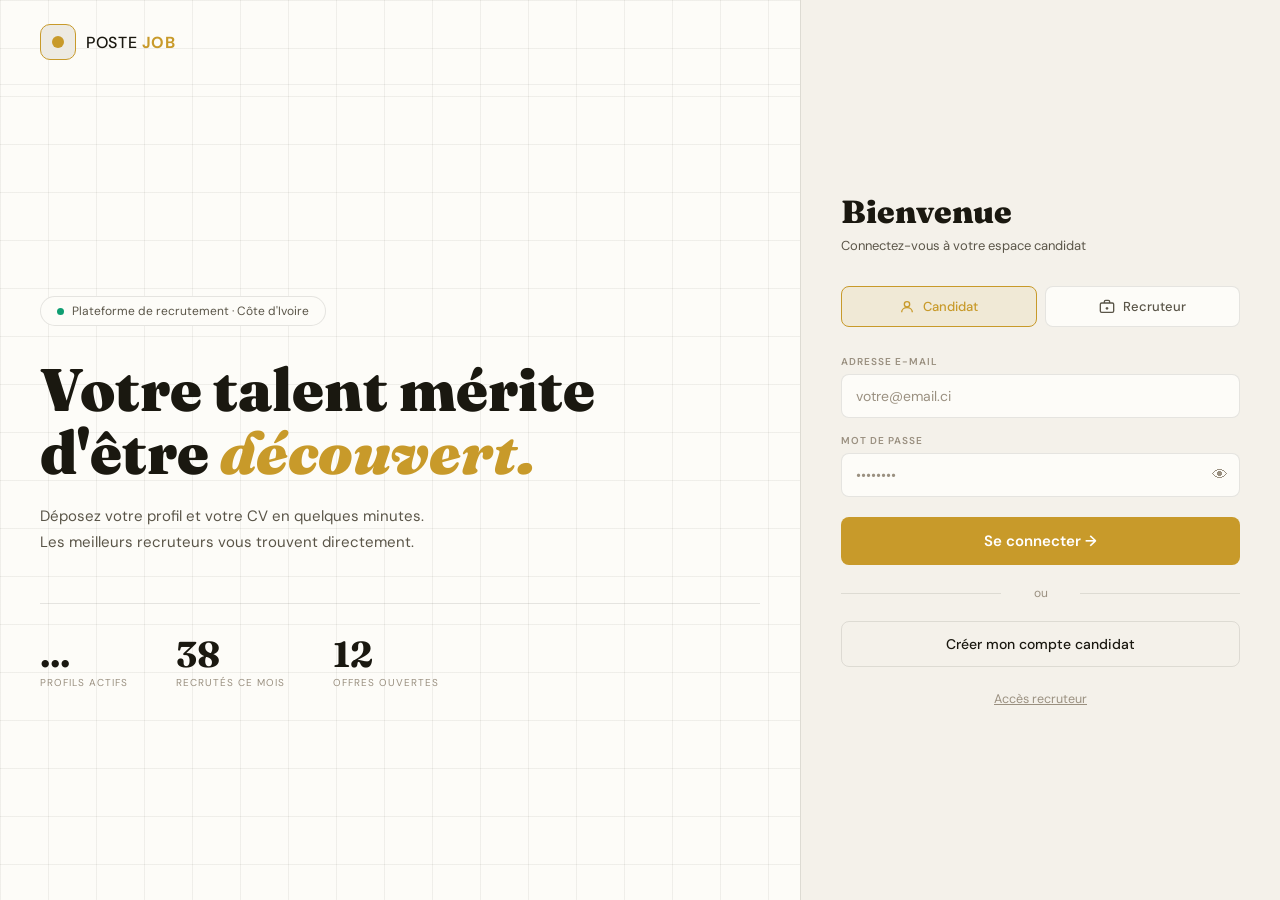
<file: index.html>
<!doctype html>
<html lang="fr">
  <head>
    <meta charset="UTF-8" />
    <meta name="viewport" content="width=device-width, initial-scale=1.0" />
    <title>POSTE JOB — Connexion</title>
    <link rel="stylesheet" href="assets/css/index.css" />
    <link
      href="https://fonts.googleapis.com/css2?family=Fraunces:ital,wght@0,400;0,700;0,900;1,700&family=DM+Sans:wght@300;400;500;600&display=swap"
      rel="stylesheet"
    />
  </head>
  <body>
    <div class="landing">
      <!-- ── Gauche hero ── -->
      <div class="hero-left">
        <div class="hero-grid"></div>
        <nav class="hero-nav">
          <div class="logo-icon"><span></span></div>
          <div class="logo-text">POSTE <strong>JOB</strong></div>
        </nav>
        <div class="hero-content">
          <div class="hero-pill">
            <span class="pill-dot"></span>
            Plateforme de recrutement · Côte d'Ivoire
          </div>
          <h1 class="hero-h1">
            Votre talent mérite<br />d'être <em>découvert.</em>
          </h1>
          <p class="hero-sub">
            Déposez votre profil et votre CV en quelques minutes.<br />Les
            meilleurs recruteurs vous trouvent directement.
          </p>
          <div class="hero-stats">
            <div>
              <div class="stat-num" id="stat-profiles">247</div>
              <div class="stat-lbl">Profils actifs</div>
            </div>
            <div>
              <div class="stat-num">38</div>
              <div class="stat-lbl">Recrutés ce mois</div>
            </div>
            <div>
              <div class="stat-num">12</div>
              <div class="stat-lbl">Offres ouvertes</div>
            </div>
          </div>
        </div>
      </div>

      <!-- ── Droite auth ── -->
      <div class="hero-right">
        <div class="auth-panel">
          <h2 class="auth-title">Bienvenue</h2>
          <p class="auth-sub" id="auth-sub">
            Connectez-vous à votre espace candidat
          </p>

          <div class="role-tabs">
            <button
              class="role-tab active"
              id="tab-candidat"
              onclick="selectRole('candidat', this)"
            >
              <svg
                viewBox="0 0 24 24"
                fill="none"
                stroke="currentColor"
                stroke-width="2"
              >
                <circle cx="12" cy="8" r="4" />
                <path d="M4 20c0-4 3.6-7 8-7s8 3 8 7" />
              </svg>
              Candidat
            </button>
            <button
              class="role-tab"
              id="tab-recruteur"
              onclick="selectRole('recruteur', this)"
            >
              <svg
                viewBox="0 0 24 24"
                fill="none"
                stroke="currentColor"
                stroke-width="2"
              >
                <rect x="2" y="6" width="20" height="14" rx="2" />
                <path d="M16 6V4a2 2 0 0 0-2-2h-4a2 2 0 0 0-2 2v2" />
                <path d="M12 12v4m-2-2h4" />
              </svg>
              Recruteur
            </button>
          </div>

          <div class="err-box" id="err-box">
            ⚠ Email ou mot de passe incorrect.
          </div>

          <div class="fld">
            <label>Adresse e-mail</label>
            <input
              type="email"
              id="login-email"
              placeholder="votre@email.ci"
              onkeydown="if (event.key === 'Enter') doLogin();"
            />
          </div>
          <div class="fld">
            <label>Mot de passe</label>
            <div class="pw-wrap">
              <input
                type="password"
                id="login-pw"
                placeholder="••••••••"
                onkeydown="if (event.key === 'Enter') doLogin();"
              />
              <button class="pw-eye" onclick="togglePw('login-pw', this)">
                👁
              </button>
            </div>
          </div>

          <button class="btn-primary" onclick="doLogin()">
            Se connecter →
          </button>

          <div id="candidat-only">
            <div class="auth-sep">ou</div>
            <button
              class="btn-outline"
              onclick="window.location.href = 'register.html'"
            >
              Créer mon compte candidat
            </button>
          </div>

          <div class="link-recruteur">
            <a
              onclick="
                selectRole(
                  'recruteur',
                  document.getElementById('tab-recruteur'),
                )
              "
              >Accès recruteur</a
            >
          </div>
        </div>
      </div>
    </div>

    <div class="toast" id="toast"><span id="toast-msg"></span></div>

    <script src="assets/js/index.js"></script>
  </body>
</html>
</file>
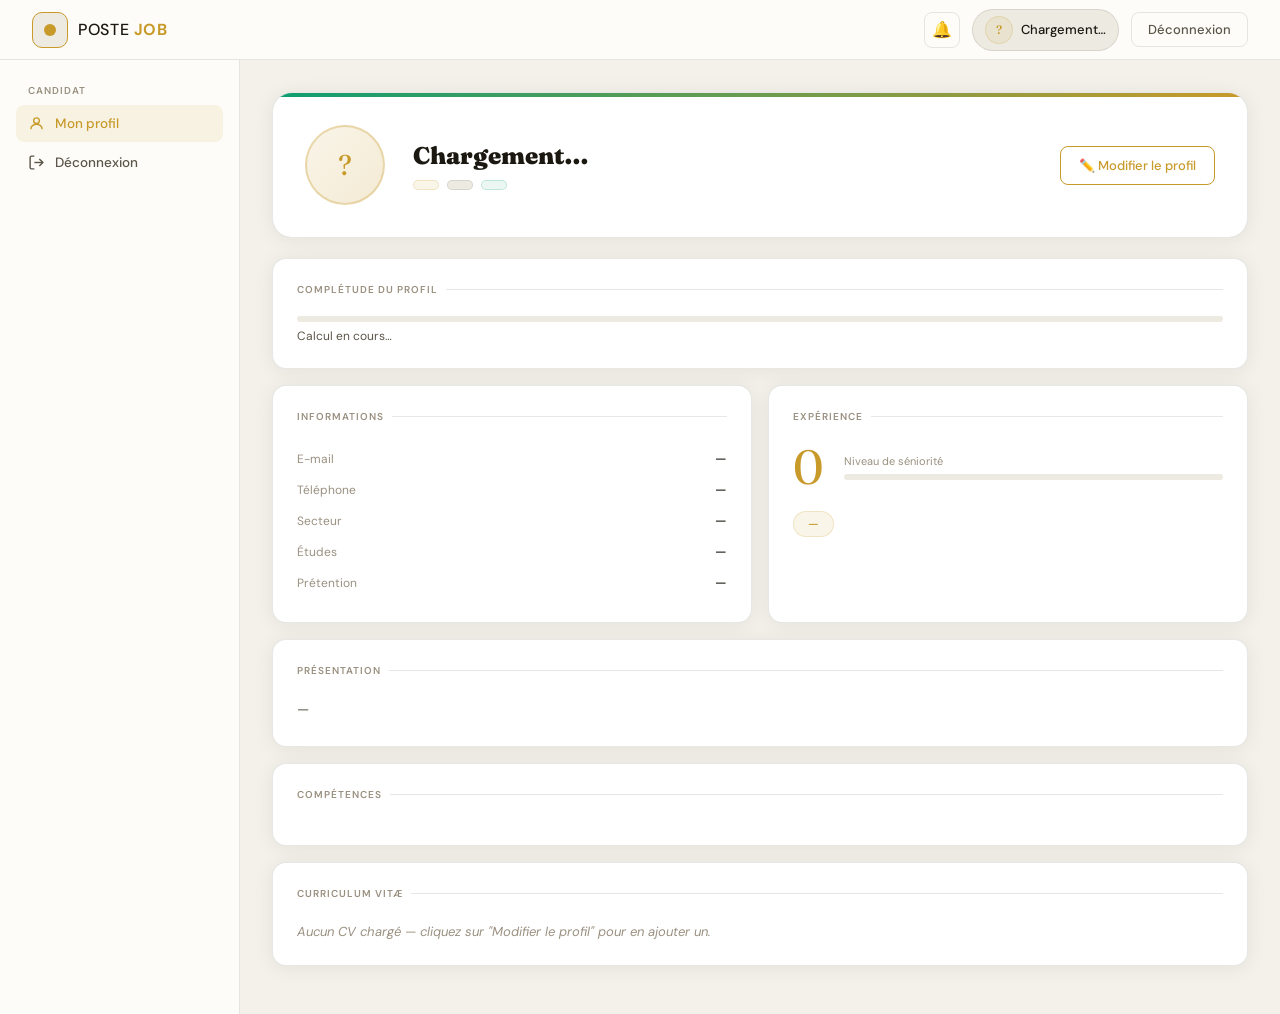
<file: profil.html>
<!DOCTYPE html>
<html lang="fr">
<head>
<meta charset="UTF-8">
<meta name="viewport" content="width=device-width, initial-scale=1.0">
<title>POSTE JOB — Mon profil</title>
<link rel="stylesheet" href="assets/css/profil.css">
<link href="https://fonts.googleapis.com/css2?family=Fraunces:ital,wght@0,400;0,700;0,900;1,700&family=DM+Sans:wght@300;400;500;600&display=swap" rel="stylesheet">

</head>
<body>

<nav class="topbar">
  <div class="logo-wrap" onclick="window.location.href='index.html'">
    <div class="logo-icon"><span></span></div>
    <div class="logo-text">POSTE <strong>JOB</strong></div>
  </div>
  <div class="topbar-right">
    <button class="notif-btn">🔔</button>
    <div class="user-chip">
      <div class="user-ava" id="topbar-ava">?</div>
      <span id="topbar-name">Chargement…</span>
    </div>
    <button class="btn-ghost" onclick="logout()">Déconnexion</button>
  </div>
</nav>

<div class="layout">
  <!-- Sidebar -->
  <aside class="sidebar">
    <div class="nav-section">
      <div class="nav-lbl">Candidat</div>
      <div class="nav-item active">
        <svg viewBox="0 0 24 24" fill="none" stroke="currentColor" stroke-width="2"><circle cx="12" cy="8" r="4"/><path d="M4 20c0-4 3.6-7 8-7s8 3 8 7"/></svg>
        Mon profil
      </div>

      <div class="nav-item" onclick="logout()">
        <svg viewBox="0 0 24 24" fill="none" stroke="currentColor" stroke-width="2"><path d="M9 21H5a2 2 0 0 1-2-2V5a2 2 0 0 1 2-2h4"/><polyline points="16 17 21 12 16 7"/><line x1="21" y1="12" x2="9" y2="12"/></svg>
        Déconnexion
      </div>
    </div>
  </aside>

  <!-- Main -->
  <main class="main" id="main-content">
    <!-- Hero -->
    <div class="profil-hero">
      <div class="hero-inner">
        <div class="big-ava" id="p-ava">?</div>
        <div class="hero-info">
          <div class="profil-nm" id="p-nm">Chargement…</div>
          <div class="profil-role" id="p-role"></div>
          <div class="badges-row">
            <span class="badge badge-amber" id="p-badge-xp"></span>
            <span class="badge badge-grey" id="p-badge-ville"></span>
            <span class="badge badge-jade" id="p-badge-dispo"></span>
          </div>
        </div>
        <button class="btn-edit" onclick="openModal()">✏️ Modifier le profil</button>
      </div>
    </div>

    <!-- Complétion -->
    <div class="pcard full" style="margin-bottom:1rem;">
      <div class="pcard-hd">Complétude du profil</div>
      <div class="completion-bar"><div class="completion-fill" id="completion-fill" style="width:0%"></div></div>
      <div class="completion-lbl" id="completion-lbl">Calcul en cours…</div>
    </div>

    <!-- Grille -->
    <div class="profil-grid">
      <div class="pcard">
        <div class="pcard-hd">Informations</div>
        <div class="info-row"><span class="info-lbl">E-mail</span><span class="info-val" id="p-email">—</span></div>
        <div class="info-row"><span class="info-lbl">Téléphone</span><span class="info-val" id="p-tel">—</span></div>
        <div class="info-row"><span class="info-lbl">Secteur</span><span class="info-val" id="p-secteur">—</span></div>
        <div class="info-row"><span class="info-lbl">Études</span><span class="info-val" id="p-etude">—</span></div>
        <div class="info-row"><span class="info-lbl">Prétention</span><span class="info-val" id="p-salaire">—</span></div>
      </div>

      <div class="pcard">
        <div class="pcard-hd">Expérience</div>
        <div class="xp-visual">
          <div class="xp-num" id="p-xp-num">0</div>
          <div class="xp-bar-wrap">
            <div class="xp-bar-lbl">Niveau de séniorité</div>
            <div class="xp-bar-track"><div class="xp-bar-fill" id="p-xp-bar" style="width:0%"></div></div>
          </div>
        </div>
        <div class="xp-pill" id="p-xp-pill">—</div>
      </div>

      <div class="pcard full">
        <div class="pcard-hd">Présentation</div>
        <p class="pcard-bio" id="p-bio">—</p>
      </div>

      <div class="pcard full">
        <div class="pcard-hd">Compétences</div>
        <div class="chips-ro" id="p-chips"></div>
      </div>
      <div class="pcard full" id="cv-card">
        <div class="pcard-hd">Curriculum Vitæ</div>
        <div id="cv-card-content">
          <span style="color:var(--text3);font-style:italic;font-size:13px;">Aucun CV chargé — cliquez sur "Modifier le profil" pour en ajouter un.</span>
        </div>
      </div>
    </div>

<!-- ══ MODAL ÉDITION ══ -->
<div class="modal-overlay" id="modal-overlay" onclick="if(event.target===this)closeModal()">
  <div class="modal">
    <div class="modal-hd">
      <div class="modal-ttl">Modifier le profil</div>
      <button class="modal-close" onclick="closeModal()">✕</button>
    </div>

    <div class="modal-sec">Identité</div>
    <div class="fgrid">
      <div class="fld"><label>Prénom</label><input type="text" id="m-prenom"></div>
      <div class="fld"><label>Nom</label><input type="text" id="m-nom"></div>
      <div class="fld span2"><label>Poste / Titre</label><input type="text" id="m-poste"></div>
      <div class="fld"><label>Ville</label><input type="text" id="m-ville"></div>
      <div class="fld"><label>Téléphone</label><input type="tel" id="m-tel"></div>
    </div>

    <div class="modal-sec">Profil professionnel</div>
    <div class="fgrid">
      <div class="fld">
        <label>Secteur</label>
        <select id="m-secteur">
          <option value="Tech">Informatique / Tech</option>
          <option value="Finance">Finance / Banque</option>
          <option value="Marketing">Marketing / Communication</option>
          <option value="Design">Design / Créatif</option>
          <option value="Réseau">Réseaux / Infra</option>
          <option value="BTP">BTP / Génie civil</option>
          <option value="Santé">Santé</option>
          <option value="Enseignement">Enseignement</option>
          <option value="Autre">Autre</option>
        </select>
      </div>
      <div class="fld">
        <label>Disponibilité</label>
        <select id="m-dispo">
          <option value="Immédiate">Immédiate</option>
          <option value="Sous 1 mois">Sous 1 mois</option>
          <option value="Sous 3 mois">Sous 3 mois</option>
          <option value="Non disponible">Non disponible</option>
        </select>
      </div>
      <div class="fld">
        <label>Niveau d'études</label>
        <select id="m-etude">
          <option>Bac +5 / Master</option>
          <option>Bac +3 / Licence</option>
          <option>BTS / DUT</option>
          <option>Bac</option>
          <option>Autodidacte / Certifications</option>
        </select>
      </div>
      <div class="fld"><label>Prétention (FCFA)</label><input type="text" id="m-salaire" placeholder="Ex : 500 000"></div>
      <div class="fld span2"><label>Bio</label><textarea id="m-bio" rows="3"></textarea></div>
    </div>

    <div class="modal-sec">Expérience</div>
    <div class="xp-row">
      <span style="font-size:13px;color:var(--text2);">Années d'expérience</span>
      <div>
        <span class="xp-preview" id="m-xp-val">0</span>
        <span style="font-size:11px;color:var(--text3);margin-left:4px;" id="m-xp-lvl">Débutant</span>
      </div>
    </div>
    <div class="slider-wrap">
      <div class="track-fill" id="m-track" style="width:0%"></div>
      <input type="range" min="0" max="20" value="0" id="m-xp-slider" oninput="updateModalSlider(this.value)">
    </div>

    <div class="modal-sec">Compétences</div>
    <div class="chips-edit" id="m-chips-box" onclick="document.getElementById('m-chip-inp').focus()">
      <input class="chip-inp" id="m-chip-inp" placeholder="Ajouter… puis Entrée" onkeydown="addModalChip(event)">
    </div>

    <div class="modal-sec">Curriculum Vitæ</div>
    <!-- CV actuel -->
    <div id="cv-current-wrap" style="display:none;margin-bottom:10px;padding:10px 14px;background:var(--jade-soft);border:1px solid rgba(15,158,114,0.2);border-radius:var(--r-sm);display:none;align-items:center;gap:10px;">
      <span style="font-size:20px;">📎</span>
      <div style="flex:1;min-width:0;">
        <div id="cv-current-name" style="font-size:13px;font-weight:500;color:var(--text);white-space:nowrap;overflow:hidden;text-overflow:ellipsis;"></div>
        <div id="cv-current-size" style="font-size:11px;color:var(--text3);margin-top:2px;"></div>
      </div>
      <a id="cv-download-btn" href="#" download style="padding:6px 12px;background:var(--amber);color:#fff;border-radius:var(--r-sm);font-size:12px;font-weight:600;text-decoration:none;">⬇ Télécharger</a>
    </div>
    <!-- Zone upload -->
    <input type="file" id="m-cv-input" accept=".pdf,.doc,.docx" style="display:none" onchange="handleModalCV(this)">
    <div id="m-cv-drop" class="m-cv-zone"
      onclick="document.getElementById('m-cv-input').click()"
      ondragover="event.preventDefault();this.classList.add('m-drag')"
      ondragleave="this.classList.remove('m-drag')"
      ondrop="event.preventDefault();this.classList.remove('m-drag');handleModalCVDrop(event)">
      <div style="font-size:28px;margin-bottom:8px;" id="m-cv-ico">📄</div>
      <div style="font-size:13px;font-weight:500;color:var(--text);margin-bottom:4px;" id="m-cv-lbl">Cliquez ou glissez un nouveau CV</div>
      <div style="font-size:11px;color:var(--text3);" id="m-cv-hint">PDF · DOC · DOCX — max 5 Mo</div>
    </div>
    <!-- Nouveau CV preview -->
    <div id="m-cv-preview" style="display:none;margin-top:8px;padding:10px 14px;background:var(--jade-soft);border:1px solid rgba(15,158,114,0.2);border-radius:var(--r-sm);align-items:center;gap:10px;">
      <span style="font-size:20px;">✅</span>
      <div style="flex:1;min-width:0;">
        <div id="m-cv-filename" style="font-size:13px;font-weight:500;color:var(--jade);white-space:nowrap;overflow:hidden;text-overflow:ellipsis;"></div>
        <div id="m-cv-filesize" style="font-size:11px;color:var(--text3);margin-top:2px;"></div>
      </div>
      <button onclick="removeModalCV()" style="background:none;border:none;cursor:pointer;font-size:16px;color:var(--text3);" title="Annuler">✕</button>
    </div>
    <div class="modal-actions">
      <button class="btn-ghost" onclick="closeModal()">Annuler</button>
      <button class="btn-cta" onclick="saveProfile()">Enregistrer →</button>
    </div>
  </div>
</div>

<div class="toast" id="toast"><span id="toast-msg"></span></div>
<script src="assets/js/profil.js"></script>
</body>
</html>
</file>
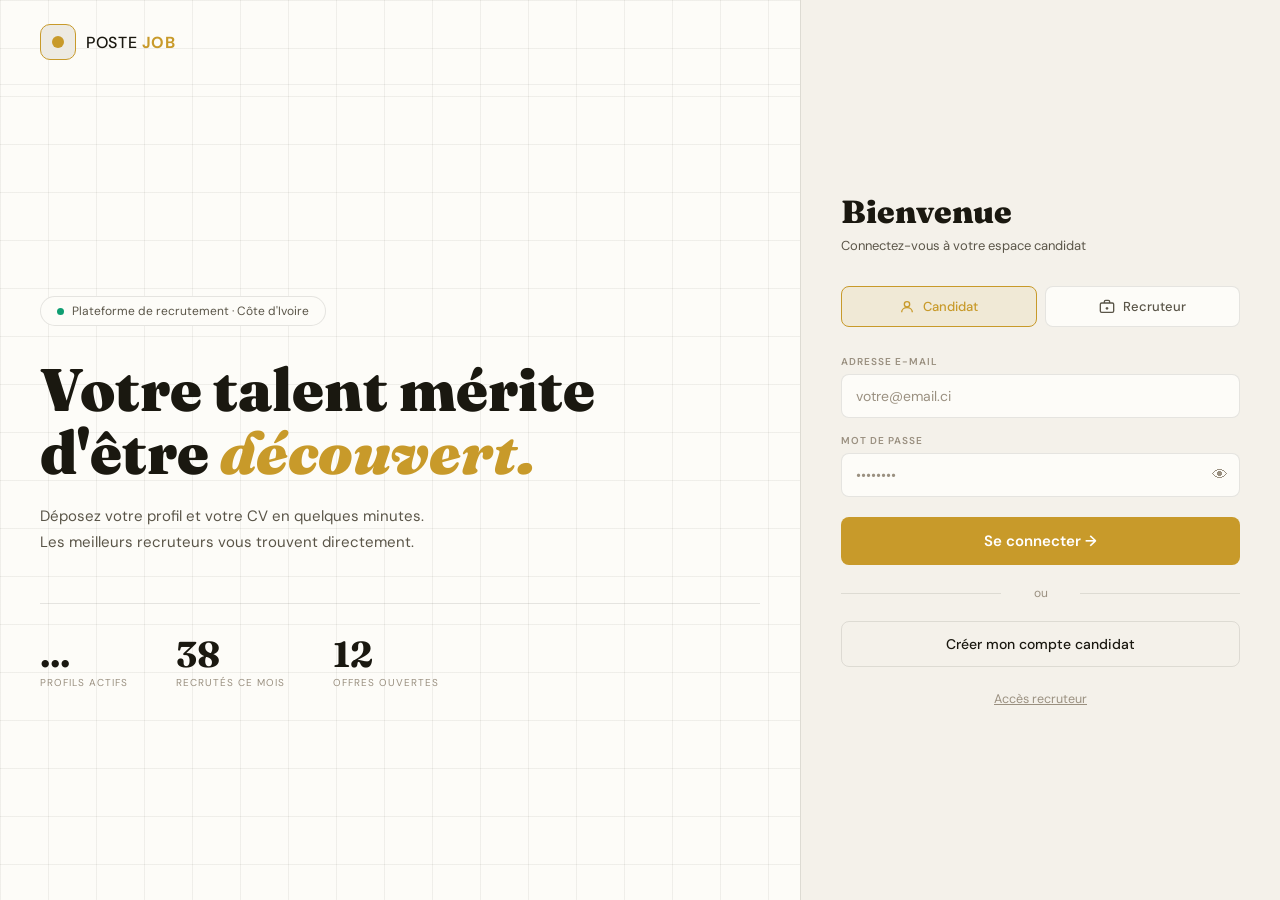
<file: recruteur.html>
<!doctype html>
<html lang="fr">
  <head>
    <meta charset="UTF-8" />
    <meta name="viewport" content="width=device-width, initial-scale=1.0" />
    <title>POSTE JOB — Espace Recruteur</title>
    <link rel="stylesheet" href="assets/css/recruteur.css" />
    <link
      href="https://fonts.googleapis.com/css2?family=Fraunces:ital,wght@0,400;0,700;0,900;1,700&family=DM+Sans:wght@300;400;500;600&display=swap"
      rel="stylesheet"
    />
  </head>
  <body>
    <nav class="topbar">
      <div style="display: flex; align-items: center; gap: 12px">
        <div class="logo-wrap" onclick="window.location.href = 'index.html'">
          <div class="logo-icon"><span></span></div>
          <div class="logo-text">POSTE <strong>JOB</strong></div>
        </div>
        <span class="rec-tag">RECRUTEUR</span>
      </div>
      <div class="topbar-right">
        <button class="notif-btn">🔔</button>
        <div class="user-chip">
          <div class="user-ava" id="topbar-ava">RH</div>
          <span id="topbar-name">Recruteur</span>
        </div>
        <button class="btn-ghost" onclick="logout()">Déconnexion</button>
      </div>
    </nav>

    <div class="layout">
      <!-- Sidebar -->
      <aside class="sidebar">
        <div class="nav-section">
          <div class="nav-lbl">Recrutement</div>
          <div class="nav-item active">
            <svg
              viewBox="0 0 24 24"
              fill="none"
              stroke="currentColor"
              stroke-width="2"
            >
              <path d="M17 21v-2a4 4 0 0 0-4-4H5a4 4 0 0 0-4 4v2" />
              <circle cx="9" cy="7" r="4" />
              <path d="M23 21v-2a4 4 0 0 0-3-3.87" />
              <path d="M16 3.13a4 4 0 0 1 0 7.75" />
            </svg>
            Candidats
            <span class="nav-badge" id="sidebar-count">—</span>
          </div>
          <div class="nav-item">
            <svg
              viewBox="0 0 24 24"
              fill="none"
              stroke="currentColor"
              stroke-width="2"
            >
              <rect x="2" y="6" width="20" height="14" rx="2" />
              <path d="M16 6V4a2 2 0 0 0-2-2h-4a2 2 0 0 0-2 2v2" />
            </svg>
            Mes offres
          </div>
          <div class="nav-item">
            <svg
              viewBox="0 0 24 24"
              fill="none"
              stroke="currentColor"
              stroke-width="2"
            >
              <path d="M17 21v-2a4 4 0 0 0-4-4H5a4 4 0 0 0-4 4v2" />
              <circle cx="9" cy="7" r="4" />
            </svg>
            Favoris
            <span class="nav-badge" id="fav-count">0</span>
          </div>
          <div class="nav-item">
            <svg
              viewBox="0 0 24 24"
              fill="none"
              stroke="currentColor"
              stroke-width="2"
            >
              <path
                d="M21 15a2 2 0 0 1-2 2H7l-4 4V5a2 2 0 0 1 2-2h14a2 2 0 0 1 2 2z"
              />
            </svg>
            Messages
          </div>
        </div>
        <div class="nav-section">
          <div class="nav-lbl">Compte</div>
          <div class="nav-item">
            <svg
              viewBox="0 0 24 24"
              fill="none"
              stroke="currentColor"
              stroke-width="2"
            >
              <line x1="18" y1="20" x2="18" y2="10" />
              <line x1="12" y1="20" x2="12" y2="4" />
              <line x1="6" y1="20" x2="6" y2="14" />
            </svg>
            Statistiques
          </div>
          <div class="nav-item" onclick="logout()">
            <svg
              viewBox="0 0 24 24"
              fill="none"
              stroke="currentColor"
              stroke-width="2"
            >
              <path d="M9 21H5a2 2 0 0 1-2-2V5a2 2 0 0 1 2-2h4" />
              <polyline points="16 17 21 12 16 7" />
              <line x1="21" y1="12" x2="9" y2="12" />
            </svg>
            Déconnexion
          </div>
        </div>
      </aside>

      <!-- Main -->
      <main class="main">
        <!-- Banner -->
        <div class="banner">
          <div class="banner-inner">
            <div>
              <h2>Tableau de bord recruteur</h2>
              <p>
                Explorez les profils disponibles et trouvez votre prochain
                talent.
              </p>
            </div>
            <button
              class="btn-new-offer"
              onclick="showToast('✅ Fonctionnalité bientôt disponible !')"
            >
              + Publier une offre
            </button>
          </div>
        </div>

        <!-- Stats -->
        <div class="stats-grid">
          <div class="stat-card">
            <div class="stat-num" id="st-total">—</div>
            <div class="stat-lbl">Profils actifs</div>
            <div class="stat-trend trend-up">↑ +3 cette semaine</div>
          </div>
          <div class="stat-card">
            <div class="stat-num" id="st-dispo">—</div>
            <div class="stat-lbl">Disponibles imméd.</div>
            <div class="stat-trend trend-up">↑ prêts à démarrer</div>
          </div>
          <div class="stat-card">
            <div class="stat-num" id="st-fav">0</div>
            <div class="stat-lbl">Profils sauvegardés</div>
            <div class="stat-trend" style="color: var(--text3)">
              Cliquez ♥ pour sauver
            </div>
          </div>
          <div class="stat-card">
            <div class="stat-num">38</div>
            <div class="stat-lbl">Recrutés ce mois</div>
            <div class="stat-trend trend-up">↑ +12 vs mois dernier</div>
          </div>
        </div>

        <!-- Barre filtres -->
        <div class="filter-bar">
          <div class="filter-row">
            <!-- Recherche -->
            <div class="search-wrap">
              <svg
                viewBox="0 0 24 24"
                fill="none"
                stroke="currentColor"
                stroke-width="2"
              >
                <circle cx="11" cy="11" r="8" />
                <line x1="21" y1="21" x2="16.65" y2="16.65" />
              </svg>
              <input
                class="search-inp"
                type="text"
                id="f-search"
                placeholder="Nom, poste, compétence…"
                oninput="renderTable()"
              />
            </div>
            <!-- Secteur -->
            <select
              class="filter-select"
              id="f-secteur"
              onchange="renderTable()"
            >
              <option value="">Tous secteurs</option>
              <option value="Tech">Informatique / Tech</option>
              <option value="Finance">Finance / Banque</option>
              <option value="Marketing">Marketing</option>
              <option value="Design">Design</option>
              <option value="Réseau">Réseaux / Infra</option>
              <option value="BTP">BTP / Génie civil</option>
              <option value="Santé">Santé</option>
              <option value="Enseignement">Enseignement</option>
            </select>
            <!-- Disponibilité -->
            <select class="filter-select" id="f-dispo" onchange="renderTable()">
              <option value="">Toutes dispo.</option>
              <option value="Immédiate">Disponible immédiatement</option>
              <option value="Sous 1 mois">Sous 1 mois</option>
              <option value="Sous 3 mois">Sous 3 mois</option>
            </select>
            <!-- XP min -->
            <select class="filter-select" id="f-xp" onchange="renderTable()">
              <option value="0">Toutes XP</option>
              <option value="1">≥ 1 an</option>
              <option value="3">≥ 3 ans</option>
              <option value="5">≥ 5 ans</option>
              <option value="8">≥ 8 ans</option>
              <option value="10">≥ 10 ans</option>
            </select>
            <!-- Ville -->
            <select class="filter-select" id="f-ville" onchange="renderTable()">
              <option value="">Toutes villes</option>
              <option value="Abidjan">Abidjan</option>
              <option value="Bouaké">Bouaké</option>
              <option value="Yamoussoukro">Yamoussoukro</option>
            </select>
            <button class="btn-reset" onclick="resetFilters()">
              ✕ Réinit.
            </button>
          </div>
          <div class="filter-info">
            <div class="result-count" id="result-count">Chargement…</div>
            <div class="sort-row">
              Trier :
              <select
                class="filter-select"
                id="f-sort"
                onchange="renderTable()"
                style="padding: 6px 28px 6px 10px; font-size: 12px"
              >
                <option value="recent">Plus récent</option>
                <option value="xp-desc">Expérience ↓</option>
                <option value="xp-asc">Expérience ↑</option>
                <option value="az">Nom A→Z</option>
                <option value="za">Nom Z→A</option>
                <option value="salaire-asc">Prétention ↑</option>
                <option value="salaire-desc">Prétention ↓</option>
              </select>
            </div>
          </div>
        </div>

        <!-- Table -->
        <div class="table-card">
          <div class="table-head">
            <div></div>
            <div>Candidat</div>
            <div
              class="col-xp th-sortable"
              onclick="cycleSort('xp')"
              id="th-xp"
            >
              Expérience
            </div>
            <div>Compétences</div>
            <div class="col-dispo">Disponibilité</div>
            <div style="text-align: right">Actions</div>
          </div>
          <div id="candidates-list"></div>
          <div class="no-result" id="no-result" style="display: none">
            <div class="no-result-ico">🔍</div>
            Aucun candidat ne correspond à cette recherche.
          </div>
        </div>
      </main>
    </div>

    <!-- ══ PANEL FICHE CANDIDAT ══ -->
    <div
      class="modal-overlay"
      id="panel-overlay"
      onclick="if (event.target === this) closePanel();"
    >
      <div class="modal-panel" id="modal-panel">
        <div class="panel-hd">
          <div class="panel-ttl">Fiche candidat</div>
          <button class="panel-close" onclick="closePanel()">✕</button>
        </div>
        <div class="panel-body" id="panel-body"><!-- filled by JS --></div>
      </div>
    </div>

    <div class="toast" id="toast"><span id="toast-msg"></span></div>
    <script src="assets/js/recruteur.js"></script>
  </body>
</html>
</file>
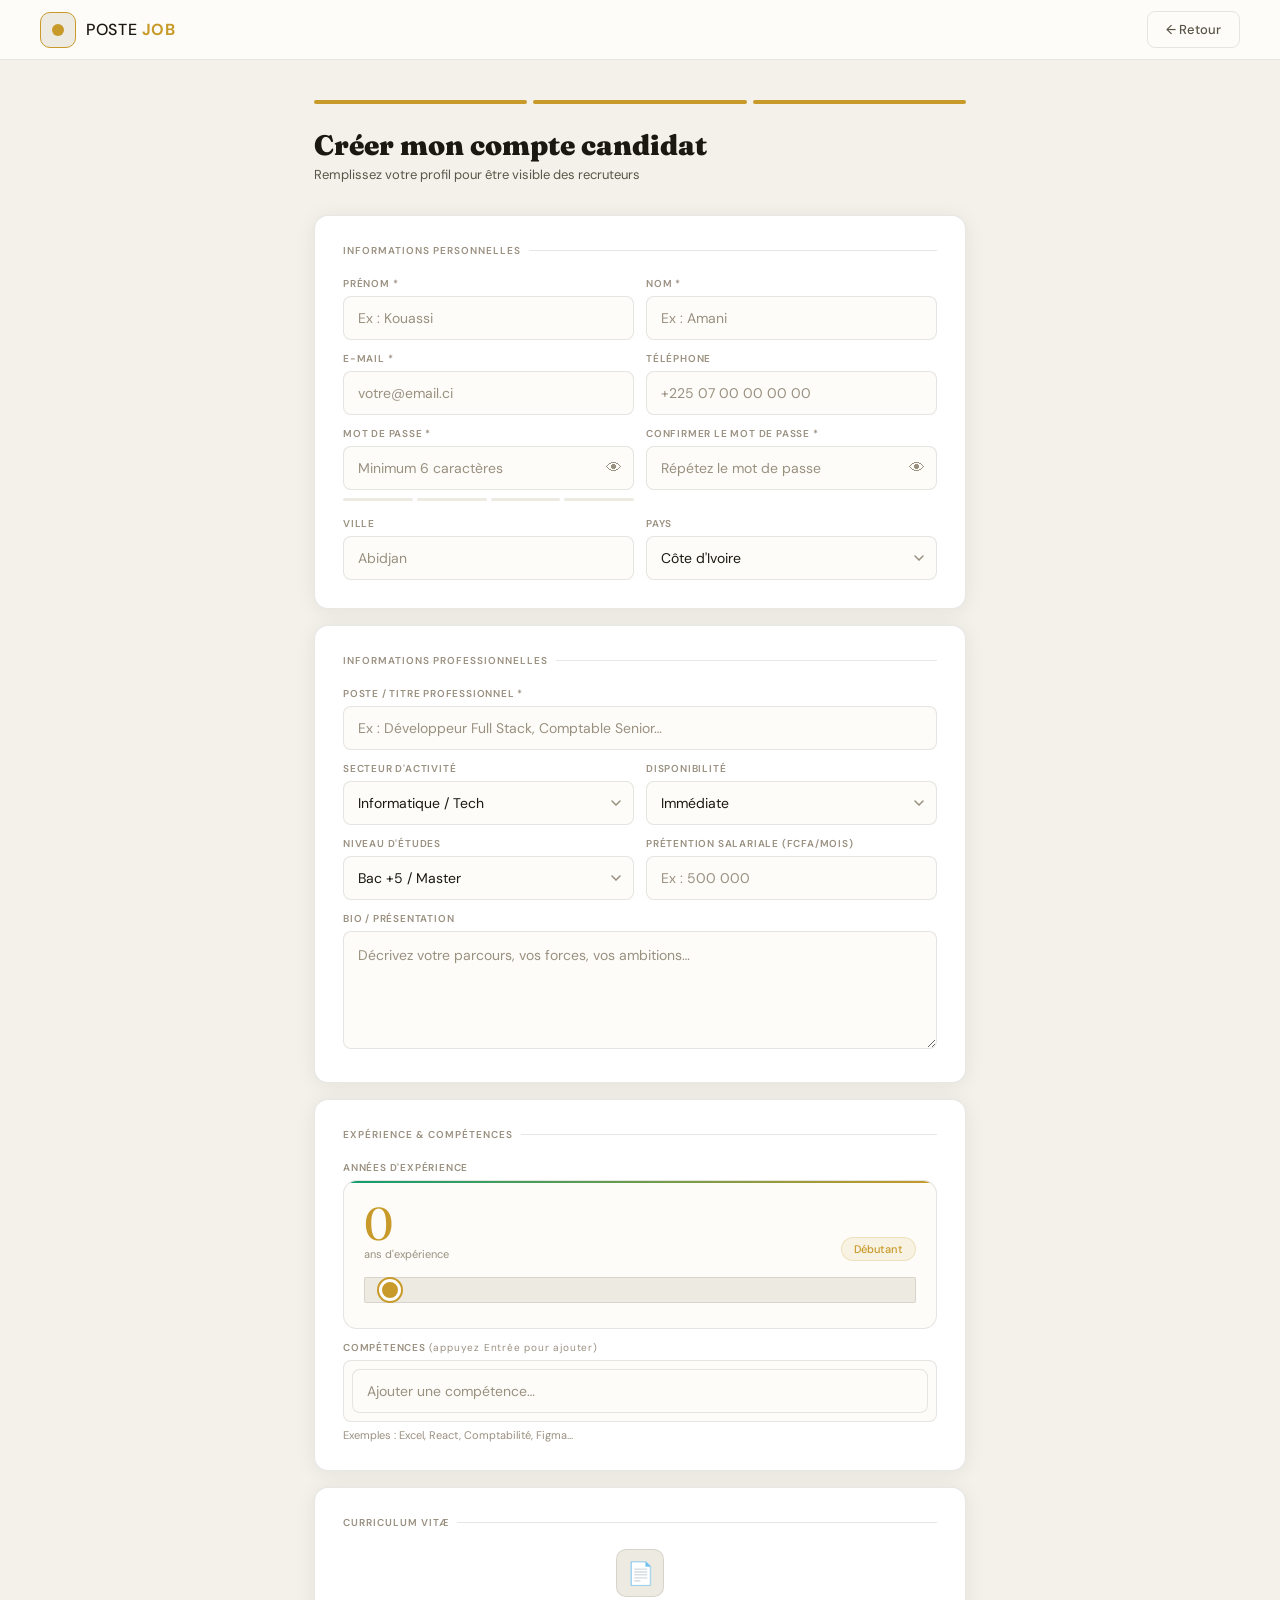
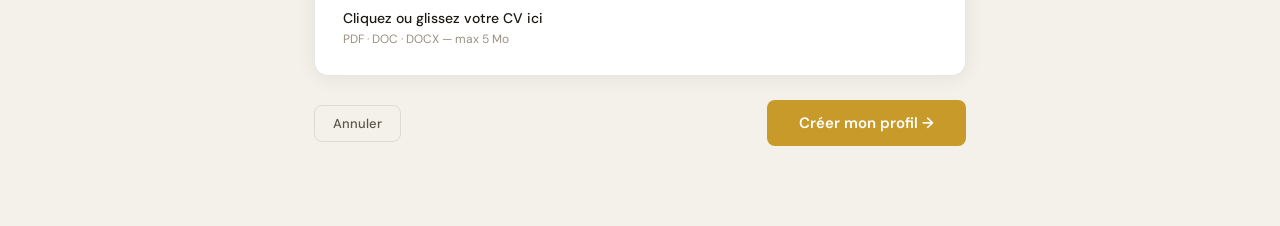
<file: register.html>
<!doctype html>
<html lang="fr">
  <head>
    <meta charset="UTF-8" />
    <meta name="viewport" content="width=device-width, initial-scale=1.0" />
    <title>POSTE JOB — Créer un compte candidat</title>
    <link rel="stylesheet" href="assets/css/register.css" />
    <link
      href="https://fonts.googleapis.com/css2?family=Fraunces:ital,wght@0,400;0,700;0,900;1,700&family=DM+Sans:wght@300;400;500;600&display=swap"
      rel="stylesheet"
    />
  </head>
  <body>
    <nav class="topbar">
      <div class="logo-wrap" onclick="window.location.href = 'index.html'">
        <div class="logo-icon"><span></span></div>
        <div class="logo-text">POSTE <strong>JOB</strong></div>
      </div>
      <button class="btn-ghost" onclick="window.location.href = 'index.html'">
        ← Retour
      </button>
    </nav>

    <div class="reg-body">
      <div class="reg-header">
        <div class="step-bar">
          <div class="step-dot done"></div>
          <div class="step-dot done"></div>
          <div class="step-dot done"></div>
        </div>
        <h2 class="reg-ttl">Créer mon compte candidat</h2>
        <p class="reg-sub">
          Remplissez votre profil pour être visible des recruteurs
        </p>
      </div>

      <!-- ── Infos personnelles ── -->
      <div class="rcard">
        <div class="rcard-hd">Informations personnelles</div>
        <div class="fgrid">
          <div class="fld">
            <label>Prénom *</label>
            <input type="text" id="r-prenom" placeholder="Ex : Kouassi" />
          </div>
          <div class="fld">
            <label>Nom *</label>
            <input type="text" id="r-nom" placeholder="Ex : Amani" />
          </div>
          <div class="fld">
            <label>E-mail *</label>
            <input type="email" id="r-email" placeholder="votre@email.ci" />
          </div>
          <div class="fld">
            <label>Téléphone</label>
            <input type="tel" id="r-tel" placeholder="+225 07 00 00 00 00" />
          </div>
          <div class="fld">
            <label>Mot de passe *</label>
            <div class="pw-wrap">
              <input
                type="password"
                id="r-pw"
                placeholder="Minimum 6 caractères"
                oninput="checkStrength(this.value)"
              />
              <button class="pw-eye" onclick="togglePw('r-pw', this)">
                👁
              </button>
            </div>
            <div class="pw-strength" id="pw-bars">
              <div class="pw-bar" id="bar1"></div>
              <div class="pw-bar" id="bar2"></div>
              <div class="pw-bar" id="bar3"></div>
              <div class="pw-bar" id="bar4"></div>
            </div>
            <div class="pw-strength-lbl" id="pw-lbl"></div>
          </div>
          <div class="fld">
            <label>Confirmer le mot de passe *</label>
            <div class="pw-wrap">
              <input
                type="password"
                id="r-pw2"
                placeholder="Répétez le mot de passe"
              />
              <button class="pw-eye" onclick="togglePw('r-pw2', this)">
                👁
              </button>
            </div>
          </div>
          <div class="fld">
            <label>Ville</label>
            <input type="text" id="r-ville" placeholder="Abidjan" />
          </div>
          <div class="fld">
            <label>Pays</label>
            <select id="r-pays">
              <option value="CI">Côte d'Ivoire</option>
              <option value="SN">Sénégal</option>
              <option value="ML">Mali</option>
              <option value="BF">Burkina Faso</option>
              <option value="CM">Cameroun</option>
              <option value="GH">Ghana</option>
              <option value="FR">France</option>
            </select>
          </div>
        </div>
      </div>

      <!-- ── Infos professionnelles ── -->
      <div class="rcard">
        <div class="rcard-hd">Informations professionnelles</div>
        <div class="fgrid">
          <div class="fld span2">
            <label>Poste / Titre professionnel *</label>
            <input
              type="text"
              id="r-poste"
              placeholder="Ex : Développeur Full Stack, Comptable Senior…"
            />
          </div>
          <div class="fld">
            <label>Secteur d'activité</label>
            <select id="r-secteur">
              <option value="Tech">Informatique / Tech</option>
              <option value="Finance">Finance / Banque</option>
              <option value="Marketing">Marketing / Communication</option>
              <option value="Design">Design / Créatif</option>
              <option value="Réseau">Réseaux / Infra</option>
              <option value="BTP">BTP / Génie civil</option>
              <option value="Santé">Santé</option>
              <option value="Enseignement">Enseignement</option>
              <option value="Autre">Autre</option>
            </select>
          </div>
          <div class="fld">
            <label>Disponibilité</label>
            <select id="r-dispo">
              <option value="Immédiate">Immédiate</option>
              <option value="Sous 1 mois">Sous 1 mois</option>
              <option value="Sous 3 mois">Sous 3 mois</option>
              <option value="Non disponible">Ne cherche pas activement</option>
            </select>
          </div>
          <div class="fld">
            <label>Niveau d'études</label>
            <select id="r-etude">
              <option>Bac +5 / Master</option>
              <option>Bac +3 / Licence</option>
              <option>BTS / DUT</option>
              <option>Bac</option>
              <option>Autodidacte / Certifications</option>
            </select>
          </div>
          <div class="fld">
            <label>Prétention salariale (FCFA/mois)</label>
            <input type="text" id="r-salaire" placeholder="Ex : 500 000" />
          </div>
          <div class="fld span2">
            <label>Bio / Présentation</label>
            <textarea
              id="r-bio"
              placeholder="Décrivez votre parcours, vos forces, vos ambitions…"
              rows="4"
            ></textarea>
          </div>
        </div>
      </div>

      <!-- ── Expérience & compétences ── -->
      <div class="rcard">
        <div class="rcard-hd">Expérience & Compétences</div>
        <div class="fgrid">
          <div class="fld span2">
            <label>Années d'expérience</label>
            <div class="exp-box">
              <div class="exp-top">
                <div>
                  <div class="exp-big" id="exp-val">0</div>
                  <div class="exp-unit">ans d'expérience</div>
                </div>
                <span class="exp-lvl-pill" id="exp-lvl">Débutant</span>
              </div>
              <div class="slider-wrap">
                <div class="track-fill" id="exp-track" style="width: 0%"></div>
                <input
                  type="range"
                  min="0"
                  max="20"
                  value="0"
                  id="exp-slider"
                  oninput="updateSlider(this.value)"
                />
              </div>
            </div>
          </div>
          <div class="fld span2">
            <label
              >Compétences
              <span
                style="font-weight: 400; font-size: 10px; text-transform: none"
                >(appuyez Entrée pour ajouter)</span
              ></label
            >
            <div
              class="chips-box"
              id="chips-box"
              onclick="document.getElementById('chip-input').focus()"
            >
              <input
                class="chip-inp"
                id="chip-input"
                placeholder="Ajouter une compétence…"
                onkeydown="addChip(event)"
              />
            </div>
            <div class="chips-hint">
              Exemples : Excel, React, Comptabilité, Figma…
            </div>
          </div>
        </div>
      </div>

      <!-- ── CV ── -->
      <div class="rcard">
        <div class="rcard-hd">Curriculum Vitæ</div>
        <!-- input file caché -->
        <input
          type="file"
          id="cv-input"
          accept=".pdf,.doc,.docx"
          style="display: none"
          onchange="handleCVUpload(this)"
        />
        <div
          class="cv-drop"
          id="cv-drop"
          onclick="document.getElementById('cv-input').click()"
          ondragover="
            event.preventDefault();
            this.classList.add('drag');
          "
          ondragleave="this.classList.remove('drag')"
          ondrop="
            event.preventDefault();
            this.classList.remove('drag');
            handleCVDrop(event);
          "
        >
          <div class="cv-ico" id="cv-ico">📄</div>
          <div class="cv-lbl" id="cv-lbl">Cliquez ou glissez votre CV ici</div>
          <div class="cv-hint" id="cv-hint">PDF · DOC · DOCX — max 5 Mo</div>
        </div>
        <!-- Aperçu après upload -->
        <div
          id="cv-preview"
          style="
            display: none;
            margin-top: 10px;
            padding: 12px 14px;
            background: var(--jade-soft);
            border: 1px solid rgba(15, 158, 114, 0.2);
            border-radius: var(--r-sm);
            display: none;
            align-items: center;
            gap: 12px;
          "
        >
          <span style="font-size: 22px">📎</span>
          <div style="flex: 1; min-width: 0">
            <div
              id="cv-filename"
              style="
                font-size: 14px;
                font-weight: 500;
                color: var(--text);
                white-space: nowrap;
                overflow: hidden;
                text-overflow: ellipsis;
              "
            ></div>
            <div
              id="cv-filesize"
              style="font-size: 12px; color: var(--text3); margin-top: 2px"
            ></div>
          </div>
          <button
            onclick="removeCV()"
            style="
              background: none;
              border: none;
              cursor: pointer;
              font-size: 18px;
              color: var(--text3);
              padding: 0;
              line-height: 1;
            "
            title="Supprimer"
          >
            ✕
          </button>
        </div>
      </div>

      <!-- Erreur globale -->
      <div class="err-box" id="err-box"></div>

      <div class="form-actions">
        <button class="btn-ghost" onclick="window.location.href = 'index.html'">
          Annuler
        </button>
        <button class="btn-cta" onclick="submitRegister()">
          Créer mon profil →
        </button>
      </div>
    </div>

    <div class="toast" id="toast"><span id="toast-msg"></span></div>
    <script src="assets/js/register.js"></script>
  </body>
</html>
</file>
<file: assets/css/index.css>
*,
*::before,
*::after {
  box-sizing: border-box;
  margin: 0;
  padding: 0;
}
:root {
  --amber: #c89a2a;
  --amber-dark: #a07a18;
  --amber-soft: rgba(200, 154, 42, 0.1);
  --amber-mid: rgba(200, 154, 42, 0.2);
  --jade: #0f9e72;
  --jade-soft: rgba(15, 158, 114, 0.08);
  --bg: #f4f1ea;
  --bg2: #fdfcf8;
  --bg3: #edeae2;
  --card: #ffffff;
  --text: #1a1810;
  --text2: #5a5548;
  --text3: #9a9080;
  --line: rgba(26, 24, 16, 0.1);
  --line2: rgba(26, 24, 16, 0.06);
  --r: 14px;
  --r-sm: 8px;
  --shadow: 0 2px 20px rgba(26, 24, 16, 0.07);
  --shadow-lg: 0 8px 40px rgba(26, 24, 16, 0.12);
}
body {
  font-family: "DM Sans", sans-serif;
  background: var(--bg);
  color: var(--text);
  min-height: 100vh;
  overflow-x: hidden;
}

/* ── Layout deux colonnes ── */
.landing {
  min-height: 100vh;
  display: grid;
  grid-template-columns: 1fr 480px;
}

/* ── Colonne gauche ── */
.hero-left {
  background: var(--bg2);
  display: flex;
  flex-direction: column;
  position: relative;
  overflow: hidden;
}
.hero-grid {
  position: absolute;
  inset: 0;
  pointer-events: none;
  background-image:
    linear-gradient(var(--line2) 1px, transparent 1px),
    linear-gradient(90deg, var(--line2) 1px, transparent 1px);
  background-size: 48px 48px;
}
.hero-nav {
  padding: 1.5rem 2.5rem;
  display: flex;
  align-items: center;
  gap: 10px;
  border-bottom: 1px solid var(--line2);
  position: relative;
  z-index: 2;
}
.logo-icon {
  width: 36px;
  height: 36px;
  background: var(--bg3);
  border: 1.5px solid var(--amber);
  border-radius: 10px;
  display: grid;
  place-items: center;
}
.logo-icon span {
  width: 12px;
  height: 12px;
  background: var(--amber);
  border-radius: 50%;
  display: block;
}
.logo-text {
  font-size: 16px;
  font-weight: 500;
  letter-spacing: 0.04em;
}
.logo-text strong {
  color: var(--amber);
}
.hero-content {
  flex: 1;
  display: flex;
  flex-direction: column;
  justify-content: center;
  padding: 3rem 2.5rem;
  position: relative;
  z-index: 2;
}
.hero-pill {
  display: inline-flex;
  align-items: center;
  gap: 8px;
  padding: 6px 16px;
  background: var(--bg2);
  border: 1px solid var(--line);
  border-radius: 30px;
  font-size: 12px;
  color: var(--text2);
  margin-bottom: 2rem;
  width: fit-content;
}
.pill-dot {
  width: 7px;
  height: 7px;
  border-radius: 50%;
  background: var(--jade);
  flex-shrink: 0;
}
.hero-h1 {
  font-family: "Fraunces", serif;
  font-size: clamp(40px, 5vw, 60px);
  font-weight: 900;
  line-height: 1.05;
  margin-bottom: 1.25rem;
}
.hero-h1 em {
  font-style: italic;
  color: var(--amber);
}
.hero-sub {
  font-size: 15px;
  color: var(--text2);
  line-height: 1.7;
  max-width: 400px;
  margin-bottom: 3rem;
}
.hero-stats {
  display: flex;
  gap: 3rem;
  border-top: 1px solid var(--line);
  padding-top: 2rem;
}
.stat-num {
  font-family: "Fraunces", serif;
  font-size: 36px;
  font-weight: 700;
  line-height: 1;
}
.stat-lbl {
  font-size: 10px;
  color: var(--text3);
  text-transform: uppercase;
  letter-spacing: 0.1em;
  margin-top: 4px;
}

/* ── Colonne droite ── */
.hero-right {
  background: var(--bg);
  border-left: 1px solid var(--line);
  display: flex;
  align-items: center;
}
.auth-panel {
  width: 100%;
  padding: 3rem 2.5rem;
}
.auth-title {
  font-family: "Fraunces", serif;
  font-size: 32px;
  font-weight: 900;
  margin-bottom: 6px;
}
.auth-sub {
  font-size: 13px;
  color: var(--text2);
  margin-bottom: 2rem;
}

/* Onglets rôle */
.role-tabs {
  display: grid;
  grid-template-columns: 1fr 1fr;
  gap: 8px;
  margin-bottom: 1.75rem;
}
.role-tab {
  display: flex;
  align-items: center;
  justify-content: center;
  gap: 8px;
  padding: 11px;
  background: var(--bg2);
  border: 1.5px solid var(--line);
  border-radius: var(--r-sm);
  font-family: "DM Sans", sans-serif;
  font-size: 13px;
  font-weight: 500;
  cursor: pointer;
  transition: 0.2s;
  color: var(--text2);
}
.role-tab.active,
.role-tab:hover {
  border-color: var(--amber);
  color: var(--amber);
  background: var(--amber-soft);
}
.role-tab svg {
  width: 16px;
  height: 16px;
}

/* Champs */
.fld {
  margin-bottom: 1rem;
}
.fld label {
  display: block;
  font-size: 10px;
  font-weight: 600;
  text-transform: uppercase;
  letter-spacing: 0.1em;
  color: var(--text3);
  margin-bottom: 6px;
}
.fld input {
  width: 100%;
  padding: 12px 14px;
  background: var(--bg2);
  border: 1.5px solid var(--line);
  border-radius: var(--r-sm);
  font-family: "DM Sans", sans-serif;
  font-size: 14px;
  color: var(--text);
  outline: none;
  transition: 0.2s;
  box-sizing: border-box;
}
.fld input:focus {
  border-color: var(--amber);
  background: #fff;
}
.fld input::placeholder {
  color: var(--text3);
}
.pw-wrap {
  position: relative;
}
.pw-wrap input {
  padding-right: 44px;
}
.pw-eye {
  position: absolute;
  right: 12px;
  top: 50%;
  transform: translateY(-50%);
  background: none;
  border: none;
  cursor: pointer;
  font-size: 16px;
  color: var(--text3);
  line-height: 1;
}

/* Boutons */
.btn-primary {
  width: 100%;
  padding: 14px;
  background: var(--amber);
  border: none;
  border-radius: var(--r-sm);
  font-family: "DM Sans", sans-serif;
  font-size: 15px;
  font-weight: 600;
  color: #fff;
  cursor: pointer;
  transition: 0.2s;
  margin-top: 4px;
}
.btn-primary:hover {
  background: var(--amber-dark);
}
.btn-outline {
  width: 100%;
  padding: 13px;
  background: transparent;
  border: 1.5px solid var(--line);
  border-radius: var(--r-sm);
  font-family: "DM Sans", sans-serif;
  font-size: 14px;
  font-weight: 500;
  color: var(--text);
  cursor: pointer;
  transition: 0.2s;
}
.btn-outline:hover {
  border-color: var(--amber);
  color: var(--amber);
}
.auth-sep {
  text-align: center;
  color: var(--text3);
  font-size: 12px;
  margin: 1.25rem 0;
  position: relative;
}
.auth-sep::before,
.auth-sep::after {
  content: "";
  position: absolute;
  top: 50%;
  width: 40%;
  height: 1px;
  background: var(--line);
}
.auth-sep::before {
  left: 0;
}
.auth-sep::after {
  right: 0;
}
.link-recruteur {
  text-align: center;
  margin-top: 1.25rem;
}
.link-recruteur a {
  font-size: 12.5px;
  color: var(--text3);
  text-decoration: underline;
  cursor: pointer;
  transition: 0.2s;
}
.link-recruteur a:hover {
  color: var(--amber);
}

/* Erreur */
.err-box {
  padding: 10px 14px;
  background: rgba(220, 60, 60, 0.08);
  border: 1px solid rgba(220, 60, 60, 0.2);
  border-radius: var(--r-sm);
  font-size: 13px;
  color: #c03030;
  margin-bottom: 1rem;
  display: none;
}

/* Toast */
.toast {
  position: fixed;
  bottom: 2rem;
  right: 2rem;
  background: var(--text);
  color: #fff;
  padding: 12px 20px;
  border-radius: var(--r-sm);
  font-size: 14px;
  font-weight: 500;
  box-shadow: var(--shadow-lg);
  transform: translateY(100px);
  opacity: 0;
  transition: 0.3s cubic-bezier(0.22, 1, 0.36, 1);
  z-index: 999;
  display: flex;
  align-items: center;
  gap: 10px;
}
.toast.show {
  transform: translateY(0);
  opacity: 1;
}

/* Responsive minimal */
@media (max-width: 800px) {
  .landing {
    grid-template-columns: 1fr;
  }
  .hero-left {
    display: none;
  }
  .hero-right {
    border-left: none;
    min-height: 100vh;
  }
}
</file>
<file: assets/css/profil.css>
*,
*::before,
*::after {
  box-sizing: border-box;
  margin: 0;
  padding: 0;
}
:root {
  --amber: #c89a2a;
  --amber-dark: #a07a18;
  --amber-soft: rgba(200, 154, 42, 0.1);
  --amber-mid: rgba(200, 154, 42, 0.2);
  --jade: #0f9e72;
  --jade-soft: rgba(15, 158, 114, 0.08);
  --bg: #f4f1ea;
  --bg2: #fdfcf8;
  --bg3: #edeae2;
  --card: #ffffff;
  --text: #1a1810;
  --text2: #5a5548;
  --text3: #9a9080;
  --line: rgba(26, 24, 16, 0.1);
  --r: 14px;
  --r-sm: 8px;
  --r-lg: 20px;
  --shadow: 0 2px 20px rgba(26, 24, 16, 0.07);
  --shadow-lg: 0 8px 40px rgba(26, 24, 16, 0.12);
}
body {
  font-family: "DM Sans", sans-serif;
  background: var(--bg);
  color: var(--text);
  min-height: 100vh;
}

/* ── Topbar ── */
.topbar {
  background: var(--bg2);
  border-bottom: 1px solid var(--line);
  padding: 0 2rem;
  height: 60px;
  display: flex;
  align-items: center;
  justify-content: space-between;
  position: sticky;
  top: 0;
  z-index: 50;
}
.logo-wrap {
  display: flex;
  align-items: center;
  gap: 10px;
  cursor: pointer;
}
.logo-icon {
  width: 36px;
  height: 36px;
  background: var(--bg3);
  border: 1.5px solid var(--amber);
  border-radius: 10px;
  display: grid;
  place-items: center;
}
.logo-icon span {
  width: 12px;
  height: 12px;
  background: var(--amber);
  border-radius: 50%;
  display: block;
}
.logo-text {
  font-size: 16px;
  font-weight: 500;
  letter-spacing: 0.04em;
  color: var(--text);
}
.logo-text strong {
  color: var(--amber);
}
.topbar-right {
  display: flex;
  align-items: center;
  gap: 12px;
}
.notif-btn {
  width: 36px;
  height: 36px;
  border: 1px solid var(--line);
  border-radius: 8px;
  background: transparent;
  cursor: pointer;
  font-size: 16px;
  transition: 0.2s;
}
.notif-btn:hover {
  border-color: var(--amber);
}
.user-chip {
  display: flex;
  align-items: center;
  gap: 8px;
  padding: 6px 12px;
  background: var(--bg3);
  border: 1px solid var(--line);
  border-radius: 30px;
  font-size: 13px;
  font-weight: 500;
}
.user-ava {
  width: 28px;
  height: 28px;
  border-radius: 50%;
  background: var(--amber-soft);
  border: 1.5px solid var(--amber-mid);
  display: grid;
  place-items: center;
  font-family: "Fraunces", serif;
  font-size: 12px;
  color: var(--amber);
  flex-shrink: 0;
}
.btn-ghost {
  padding: 8px 16px;
  background: transparent;
  border: 1.5px solid var(--line);
  border-radius: var(--r-sm);
  font-family: "DM Sans", sans-serif;
  font-size: 13px;
  font-weight: 500;
  color: var(--text2);
  cursor: pointer;
  transition: 0.2s;
}
.btn-ghost:hover {
  border-color: var(--text2);
  color: var(--text);
}

/* ── Layout ── */
.layout {
  display: grid;
  grid-template-columns: 240px 1fr;
  min-height: calc(100vh - 60px);
}

/* ── Sidebar ── */
.sidebar {
  background: var(--bg2);
  border-right: 1px solid var(--line);
  padding: 1.5rem 0;
}
.nav-section {
  padding: 0 1rem;
  margin-bottom: 1.5rem;
}
.nav-lbl {
  font-size: 10px;
  font-weight: 600;
  text-transform: uppercase;
  letter-spacing: 0.1em;
  color: var(--text3);
  padding: 0 0.75rem;
  margin-bottom: 0.5rem;
}
.nav-item {
  display: flex;
  align-items: center;
  gap: 10px;
  padding: 10px 12px;
  border-radius: var(--r-sm);
  font-size: 13.5px;
  font-weight: 500;
  color: var(--text2);
  cursor: pointer;
  transition: 0.2s;
  margin-bottom: 2px;
  text-decoration: none;
}
.nav-item:hover {
  background: var(--bg3);
  color: var(--text);
}
.nav-item.active {
  background: var(--amber-soft);
  color: var(--amber);
}
.nav-item svg {
  width: 17px;
  height: 17px;
  flex-shrink: 0;
}
.nav-badge {
  margin-left: auto;
  padding: 2px 7px;
  background: var(--amber);
  border-radius: 30px;
  font-size: 10px;
  color: #fff;
  font-weight: 600;
}

/* ── Main ── */
.main {
  background: var(--bg);
  padding: 2rem;
  overflow-y: auto;
}

/* ── Hero profil ── */
.profil-hero {
  background: var(--card);
  border: 1px solid var(--line);
  border-radius: var(--r-lg);
  padding: 2rem;
  margin-bottom: 1.25rem;
  position: relative;
  overflow: hidden;
  box-shadow: var(--shadow);
}
.profil-hero::before {
  content: "";
  position: absolute;
  top: 0;
  left: 0;
  right: 0;
  height: 4px;
  background: linear-gradient(90deg, var(--jade), var(--amber));
}
.hero-inner {
  display: flex;
  align-items: center;
  gap: 1.75rem;
  flex-wrap: wrap;
}
.big-ava {
  width: 80px;
  height: 80px;
  border-radius: 50%;
  background: linear-gradient(135deg, var(--amber-soft), var(--amber-mid));
  border: 2px solid rgba(200, 154, 42, 0.3);
  display: grid;
  place-items: center;
  font-family: "Fraunces", serif;
  font-size: 28px;
  color: var(--amber);
  flex-shrink: 0;
}
.hero-info {
  flex: 1;
  min-width: 200px;
}
.profil-nm {
  font-family: "Fraunces", serif;
  font-size: 24px;
  font-weight: 900;
  margin-bottom: 3px;
}
.profil-role {
  font-size: 13px;
  color: var(--text2);
  margin-bottom: 10px;
}
.badges-row {
  display: flex;
  gap: 8px;
  flex-wrap: wrap;
}
.badge {
  display: inline-flex;
  align-items: center;
  gap: 5px;
  padding: 4px 12px;
  border-radius: 30px;
  font-size: 11px;
  font-weight: 500;
}
.badge-amber {
  background: var(--amber-soft);
  border: 1px solid var(--amber-mid);
  color: var(--amber);
}
.badge-grey {
  background: var(--bg3);
  border: 1px solid var(--line);
  color: var(--text2);
}
.badge-jade {
  background: var(--jade-soft);
  border: 1px solid rgba(15, 158, 114, 0.2);
  color: var(--jade);
}
.btn-edit {
  display: inline-flex;
  align-items: center;
  gap: 8px;
  padding: 10px 18px;
  background: transparent;
  border: 1.5px solid var(--amber);
  border-radius: var(--r-sm);
  font-family: "DM Sans", sans-serif;
  font-size: 13px;
  font-weight: 500;
  color: var(--amber);
  cursor: pointer;
  transition: 0.2s;
}
.btn-edit:hover {
  background: var(--amber-soft);
}

/* ── Grille de cartes ── */
.profil-grid {
  display: grid;
  grid-template-columns: 1fr 1fr;
  gap: 1rem;
  margin-bottom: 1rem;
}
.pcard {
  background: var(--card);
  border: 1px solid var(--line);
  border-radius: var(--r);
  padding: 1.5rem;
  box-shadow: var(--shadow);
}
.pcard.full {
  grid-column: span 2;
}
.pcard-hd {
  font-size: 10px;
  font-weight: 600;
  text-transform: uppercase;
  letter-spacing: 0.1em;
  color: var(--text3);
  margin-bottom: 1.25rem;
  display: flex;
  align-items: center;
  gap: 8px;
}
.pcard-hd::after {
  content: "";
  flex: 1;
  height: 1px;
  background: var(--line);
}
.info-row {
  display: flex;
  justify-content: space-between;
  align-items: baseline;
  padding: 7px 0;
  border-bottom: 1px solid var(--line2);
}
.info-row:last-child {
  border-bottom: none;
}
.info-lbl {
  font-size: 12px;
  color: var(--text3);
}
.info-val {
  font-size: 13px;
  color: var(--text);
  font-weight: 500;
  text-align: right;
  max-width: 60%;
  word-break: break-word;
}
.pcard-bio {
  font-size: 14px;
  color: var(--text2);
  line-height: 1.75;
}

/* ── XP bar ── */
.xp-visual {
  display: flex;
  align-items: center;
  gap: 1.25rem;
  margin-bottom: 0.75rem;
}
.xp-num {
  font-family: "Fraunces", serif;
  font-size: 48px;
  color: var(--amber);
  line-height: 1;
  flex-shrink: 0;
}
.xp-bar-wrap {
  flex: 1;
}
.xp-bar-lbl {
  font-size: 11px;
  color: var(--text3);
  margin-bottom: 6px;
}
.xp-bar-track {
  height: 6px;
  background: var(--bg3);
  border-radius: 3px;
  overflow: hidden;
}
.xp-bar-fill {
  height: 100%;
  background: linear-gradient(90deg, var(--jade), var(--amber));
  border-radius: 3px;
  transition: width 1s cubic-bezier(0.22, 1, 0.36, 1);
}
.xp-pill {
  display: inline-flex;
  padding: 4px 14px;
  border-radius: 30px;
  font-size: 12px;
  font-weight: 500;
  background: var(--amber-soft);
  border: 1px solid var(--amber-mid);
  color: var(--amber);
  margin-top: 8px;
}

/* ── Chips ── */
.chips-ro {
  display: flex;
  flex-wrap: wrap;
  gap: 7px;
}
.chip-ro {
  padding: 5px 13px;
  background: var(--amber-soft);
  border: 1px solid var(--amber-mid);
  border-radius: 30px;
  font-size: 12px;
  color: var(--amber);
}

/* ── Complétion profil ── */
.completion-bar {
  height: 6px;
  background: var(--bg3);
  border-radius: 3px;
  overflow: hidden;
  margin-bottom: 6px;
}
.completion-fill {
  height: 100%;
  background: linear-gradient(90deg, var(--jade), var(--amber));
  border-radius: 3px;
  transition: width 0.8s ease;
}
.completion-lbl {
  font-size: 12px;
  color: var(--text2);
}

/* ── Modal édition ── */
.modal-overlay {
  display: none;
  position: fixed;
  inset: 0;
  background: rgba(26, 24, 16, 0.45);
  backdrop-filter: blur(4px);
  z-index: 100;
  align-items: center;
  justify-content: center;
}
.modal-overlay.open {
  display: flex;
  animation: fadeIn 0.2s ease;
}
@keyframes fadeIn {
  from {
    opacity: 0;
  }
  to {
    opacity: 1;
  }
}
.modal {
  background: var(--bg2);
  border: 1px solid var(--line);
  border-radius: var(--r-lg);
  padding: 2rem;
  width: 100%;
  max-width: 580px;
  max-height: 88vh;
  overflow-y: auto;
  box-shadow: var(--shadow-lg);
  animation: slideUp 0.25s ease;
}
@keyframes slideUp {
  from {
    transform: translateY(20px);
    opacity: 0;
  }
  to {
    transform: translateY(0);
    opacity: 1;
  }
}
.modal-hd {
  display: flex;
  justify-content: space-between;
  align-items: center;
  margin-bottom: 1.5rem;
}
.modal-ttl {
  font-family: "Fraunces", serif;
  font-size: 22px;
  font-weight: 900;
}
.modal-close {
  width: 34px;
  height: 34px;
  border: 1px solid var(--line);
  border-radius: 8px;
  background: transparent;
  cursor: pointer;
  font-size: 18px;
  display: grid;
  place-items: center;
  transition: 0.2s;
}
.modal-close:hover {
  border-color: var(--text2);
}
.fgrid {
  display: grid;
  grid-template-columns: 1fr 1fr;
  gap: 12px;
}
.span2 {
  grid-column: span 2;
}
.fld {
  margin-bottom: 0;
}
.fld label {
  display: block;
  font-size: 10px;
  font-weight: 600;
  text-transform: uppercase;
  letter-spacing: 0.08em;
  color: var(--text3);
  margin-bottom: 6px;
}
.fld input,
.fld select,
.fld textarea {
  width: 100%;
  padding: 11px 13px;
  background: var(--bg);
  border: 1.5px solid var(--line);
  border-radius: var(--r-sm);
  font-family: "DM Sans", sans-serif;
  font-size: 14px;
  color: var(--text);
  outline: none;
  transition: 0.2s;
  appearance: none;
  box-sizing: border-box;
}
.fld input:focus,
.fld select:focus,
.fld textarea:focus {
  border-color: var(--amber);
  background: #fff;
}
.fld textarea {
  resize: vertical;
  min-height: 80px;
  line-height: 1.65;
}
.fld select {
  background-image: url("data:image/svg+xml,%3Csvg xmlns='http://www.w3.org/2000/svg' width='10' height='6'%3E%3Cpath d='M1 1l4 4 4-4' stroke='%239A9080' stroke-width='1.5' fill='none' stroke-linecap='round'/%3E%3C/svg%3E");
  background-repeat: no-repeat;
  background-position: right 12px center;
  padding-right: 32px;
}
.modal-sec {
  font-size: 10px;
  font-weight: 600;
  text-transform: uppercase;
  letter-spacing: 0.1em;
  color: var(--text3);
  margin: 1.25rem 0 0.75rem;
  display: flex;
  align-items: center;
  gap: 8px;
}
.modal-sec::after {
  content: "";
  flex: 1;
  height: 1px;
  background: var(--line);
}

/* ── CV upload modal ── */
.m-cv-zone {
  border: 1.5px dashed var(--line);
  border-radius: var(--r-sm);
  padding: 1.5rem;
  text-align: center;
  cursor: pointer;
  transition: 0.2s;
  background: var(--bg);
}
.m-cv-zone:hover {
  border-color: rgba(200, 154, 42, 0.4);
  background: var(--amber-soft);
}
.m-cv-zone.ok {
  border-style: solid;
  border-color: rgba(15, 158, 114, 0.35);
  background: var(--jade-soft);
}
.m-cv-zone.m-drag {
  border-color: var(--amber);
  background: var(--amber-soft);
}
.chips-edit {
  background: var(--bg);
  border: 1.5px solid var(--line);
  border-radius: var(--r-sm);
  padding: 8px;
  display: flex;
  flex-wrap: wrap;
  gap: 6px;
  min-height: 46px;
  cursor: text;
  transition: border-color 0.2s;
}
.chips-edit:focus-within {
  border-color: var(--amber);
}
.chip-tag {
  display: inline-flex;
  align-items: center;
  gap: 5px;
  padding: 4px 10px;
  background: var(--amber-soft);
  border: 1px solid var(--amber-mid);
  border-radius: 30px;
  font-size: 12px;
  color: var(--amber);
  animation: chipIn 0.18s ease;
}
@keyframes chipIn {
  from {
    opacity: 0;
    transform: scale(0.85);
  }
  to {
    opacity: 1;
    transform: scale(1);
  }
}
.chip-tag button {
  background: none;
  border: none;
  color: rgba(200, 154, 42, 0.45);
  cursor: pointer;
  padding: 0;
  font-size: 15px;
  line-height: 1;
  display: flex;
}
.chip-tag button:hover {
  color: var(--amber);
}
.chip-inp {
  background: transparent;
  border: none;
  outline: none;
  color: var(--text);
  font-family: "DM Sans", sans-serif;
  font-size: 13px;
  min-width: 100px;
  flex: 1;
  padding: 2px 4px;
}
.chip-inp::placeholder {
  color: var(--text3);
}

/* Slider modal */
input[type="range"] {
  -webkit-appearance: none;
  appearance: none;
  width: 100%;
  height: 4px;
  background: var(--bg3);
  border-radius: 2px;
  outline: none;
  cursor: pointer;
}
input[type="range"]::-webkit-slider-thumb {
  -webkit-appearance: none;
  width: 22px;
  height: 22px;
  border-radius: 50%;
  background: var(--amber);
  border: 3px solid #fff;
  box-shadow: 0 0 0 2px var(--amber);
  cursor: pointer;
  transition: transform 0.15s;
}
input[type="range"]::-webkit-slider-thumb:hover {
  transform: scale(1.15);
}
.slider-wrap {
  position: relative;
  margin-top: 0.5rem;
}
.track-fill {
  position: absolute;
  left: 0;
  top: 50%;
  transform: translateY(-50%);
  height: 4px;
  background: linear-gradient(90deg, var(--jade), var(--amber));
  border-radius: 2px;
  pointer-events: none;
}
.xp-row {
  display: flex;
  align-items: center;
  justify-content: space-between;
  margin-bottom: 0.5rem;
}
.xp-preview {
  font-family: "Fraunces", serif;
  font-size: 24px;
  color: var(--amber);
}

.modal-actions {
  display: flex;
  justify-content: flex-end;
  gap: 10px;
  margin-top: 1.5rem;
}
.btn-cta {
  padding: 11px 28px;
  background: var(--amber);
  border: none;
  border-radius: var(--r-sm);
  font-family: "DM Sans", sans-serif;
  font-size: 14px;
  font-weight: 600;
  color: #fff;
  cursor: pointer;
  transition: 0.2s;
}
.btn-cta:hover {
  background: var(--amber-dark);
}

/* ── Toast ── */
.toast {
  position: fixed;
  bottom: 2rem;
  right: 2rem;
  background: var(--text);
  color: #fff;
  padding: 12px 20px;
  border-radius: var(--r-sm);
  font-size: 14px;
  font-weight: 500;
  box-shadow: var(--shadow-lg);
  transform: translateY(100px);
  opacity: 0;
  transition: 0.3s cubic-bezier(0.22, 1, 0.36, 1);
  z-index: 999;
  display: flex;
  align-items: center;
  gap: 10px;
}
.toast.show {
  transform: translateY(0);
  opacity: 1;
}

@media (max-width: 800px) {
  .layout {
    grid-template-columns: 1fr;
  }
  .sidebar {
    display: none;
  }
  .profil-grid {
    grid-template-columns: 1fr;
  }
  .pcard.full {
    grid-column: span 1;
  }
}
</file>
<file: assets/css/recruteur.css>
*,
*::before,
*::after {
  box-sizing: border-box;
  margin: 0;
  padding: 0;
}
:root {
  --amber: #c89a2a;
  --amber-dark: #a07a18;
  --amber-soft: rgba(200, 154, 42, 0.1);
  --amber-mid: rgba(200, 154, 42, 0.2);
  --jade: #0f9e72;
  --jade-soft: rgba(15, 158, 114, 0.08);
  --bg: #f4f1ea;
  --bg2: #fdfcf8;
  --bg3: #edeae2;
  --card: #ffffff;
  --text: #1a1810;
  --text2: #5a5548;
  --text3: #9a9080;
  --line: rgba(26, 24, 16, 0.1);
  --line2: rgba(26, 24, 16, 0.06);
  --r: 14px;
  --r-sm: 8px;
  --r-lg: 20px;
  --shadow: 0 2px 20px rgba(26, 24, 16, 0.07);
  --shadow-lg: 0 8px 40px rgba(26, 24, 16, 0.12);
}
body {
  font-family: "DM Sans", sans-serif;
  background: var(--bg);
  color: var(--text);
  min-height: 100vh;
}

/* ── Topbar ── */
.topbar {
  background: var(--bg2);
  border-bottom: 1px solid var(--line);
  padding: 0 2rem;
  height: 60px;
  display: flex;
  align-items: center;
  justify-content: space-between;
  position: sticky;
  top: 0;
  z-index: 50;
}
.logo-wrap {
  display: flex;
  align-items: center;
  gap: 10px;
  cursor: pointer;
}
.logo-icon {
  width: 36px;
  height: 36px;
  background: #1a1810;
  border: 1.5px solid var(--amber);
  border-radius: 10px;
  display: grid;
  place-items: center;
}
.logo-icon span {
  width: 12px;
  height: 12px;
  background: var(--amber);
  border-radius: 50%;
  display: block;
}
.logo-text {
  font-size: 16px;
  font-weight: 500;
  letter-spacing: 0.04em;
  color: var(--text);
}
.logo-text strong {
  color: var(--amber);
}
.rec-tag {
  padding: 3px 10px;
  background: var(--amber-soft);
  border: 1px solid var(--amber-mid);
  border-radius: 20px;
  font-size: 11px;
  font-weight: 600;
  color: var(--amber);
}
.topbar-right {
  display: flex;
  align-items: center;
  gap: 12px;
}
.notif-btn {
  width: 36px;
  height: 36px;
  border: 1px solid var(--line);
  border-radius: 8px;
  background: transparent;
  cursor: pointer;
  font-size: 16px;
  transition: 0.2s;
}
.notif-btn:hover {
  border-color: var(--amber);
}
.user-chip {
  display: flex;
  align-items: center;
  gap: 8px;
  padding: 6px 12px;
  background: var(--bg3);
  border: 1px solid var(--line);
  border-radius: 30px;
  font-size: 13px;
  font-weight: 500;
}
.user-ava {
  width: 28px;
  height: 28px;
  border-radius: 50%;
  background: linear-gradient(135deg, #2d2920, #1a1810);
  border: 1.5px solid var(--amber-mid);
  display: grid;
  place-items: center;
  font-family: "Fraunces", serif;
  font-size: 11px;
  color: var(--amber);
  flex-shrink: 0;
}
.btn-ghost {
  padding: 8px 16px;
  background: transparent;
  border: 1.5px solid var(--line);
  border-radius: var(--r-sm);
  font-family: "DM Sans", sans-serif;
  font-size: 13px;
  font-weight: 500;
  color: var(--text2);
  cursor: pointer;
  transition: 0.2s;
}
.btn-ghost:hover {
  border-color: var(--text2);
  color: var(--text);
}

/* ── Layout ── */
.layout {
  display: grid;
  grid-template-columns: 240px 1fr;
  min-height: calc(100vh - 60px);
}

/* ── Sidebar ── */
.sidebar {
  background: var(--bg2);
  border-right: 1px solid var(--line);
  padding: 1.5rem 0;
}
.nav-section {
  padding: 0 1rem;
  margin-bottom: 1.5rem;
}
.nav-lbl {
  font-size: 10px;
  font-weight: 600;
  text-transform: uppercase;
  letter-spacing: 0.1em;
  color: var(--text3);
  padding: 0 0.75rem;
  margin-bottom: 0.5rem;
}
.nav-item {
  display: flex;
  align-items: center;
  gap: 10px;
  padding: 10px 12px;
  border-radius: var(--r-sm);
  font-size: 13.5px;
  font-weight: 500;
  color: var(--text2);
  cursor: pointer;
  transition: 0.2s;
  margin-bottom: 2px;
  text-decoration: none;
}
.nav-item:hover {
  background: var(--bg3);
  color: var(--text);
}
.nav-item.active {
  background: var(--amber-soft);
  color: var(--amber);
}
.nav-item svg {
  width: 17px;
  height: 17px;
  flex-shrink: 0;
}
.nav-badge {
  margin-left: auto;
  padding: 2px 7px;
  background: var(--amber);
  border-radius: 30px;
  font-size: 10px;
  color: #fff;
  font-weight: 600;
}

/* ── Main ── */
.main {
  background: var(--bg);
  padding: 2rem;
  overflow-y: auto;
}

/* ── Banner ── */
.banner {
  background: linear-gradient(135deg, #1a1810 0%, #2d2920 100%);
  padding: 2rem 2.5rem;
  border-radius: var(--r-lg);
  margin-bottom: 1.5rem;
  position: relative;
  overflow: hidden;
}
.banner::before {
  content: "";
  position: absolute;
  top: 0;
  left: 0;
  right: 0;
  height: 3px;
  background: linear-gradient(90deg, var(--jade), var(--amber));
}
.banner-inner {
  display: flex;
  align-items: center;
  justify-content: space-between;
}
.banner h2 {
  font-family: "Fraunces", serif;
  font-size: 26px;
  color: #fff;
  margin-bottom: 4px;
}
.banner p {
  font-size: 13px;
  color: rgba(255, 255, 255, 0.5);
}
.btn-new-offer {
  padding: 11px 22px;
  background: var(--amber);
  border: none;
  border-radius: var(--r-sm);
  font-family: "DM Sans", sans-serif;
  font-size: 13px;
  font-weight: 600;
  color: #fff;
  cursor: pointer;
  transition: 0.2s;
  white-space: nowrap;
}
.btn-new-offer:hover {
  background: var(--amber-dark);
}

/* ── Stats ── */
.stats-grid {
  display: grid;
  grid-template-columns: repeat(4, 1fr);
  gap: 1rem;
  margin-bottom: 1.5rem;
}
.stat-card {
  background: var(--card);
  border: 1px solid var(--line);
  border-radius: var(--r);
  padding: 1.25rem;
  box-shadow: var(--shadow);
}
.stat-num {
  font-family: "Fraunces", serif;
  font-size: 34px;
  color: var(--text);
  margin-bottom: 2px;
  line-height: 1;
}
.stat-lbl {
  font-size: 11px;
  text-transform: uppercase;
  letter-spacing: 0.08em;
  color: var(--text3);
}
.stat-trend {
  font-size: 11px;
  margin-top: 6px;
}
.trend-up {
  color: var(--jade);
}
.trend-down {
  color: #c03030;
}

/* ── Barre recherche/filtres ── */
.filter-bar {
  background: var(--card);
  border: 1px solid var(--line);
  border-radius: var(--r-lg);
  padding: 1.25rem 1.5rem;
  margin-bottom: 1rem;
  box-shadow: var(--shadow);
}
.filter-row {
  display: flex;
  gap: 10px;
  flex-wrap: wrap;
  align-items: center;
}
.search-wrap {
  flex: 1;
  min-width: 200px;
  position: relative;
}
.search-wrap svg {
  position: absolute;
  left: 12px;
  top: 50%;
  transform: translateY(-50%);
  width: 16px;
  height: 16px;
  color: var(--text3);
  pointer-events: none;
}
.search-inp {
  width: 100%;
  padding: 10px 12px 10px 36px;
  background: var(--bg2);
  border: 1.5px solid var(--line);
  border-radius: var(--r-sm);
  font-family: "DM Sans", sans-serif;
  font-size: 13px;
  color: var(--text);
  outline: none;
  transition: 0.2s;
  box-sizing: border-box;
}
.search-inp:focus {
  border-color: var(--amber);
  background: #fff;
}
.filter-select {
  padding: 10px 30px 10px 12px;
  background: var(--bg2);
  border: 1.5px solid var(--line);
  border-radius: var(--r-sm);
  font-family: "DM Sans", sans-serif;
  font-size: 13px;
  color: var(--text2);
  outline: none;
  cursor: pointer;
  appearance: none;
  background-image: url("data:image/svg+xml,%3Csvg xmlns='http://www.w3.org/2000/svg' width='10' height='6'%3E%3Cpath d='M1 1l4 4 4-4' stroke='%239A9080' stroke-width='1.5' fill='none' stroke-linecap='round'/%3E%3C/svg%3E");
  background-repeat: no-repeat;
  background-position: right 10px center;
  transition: border-color 0.2s;
}
.filter-select:focus {
  border-color: var(--amber);
}
.btn-reset {
  padding: 10px 14px;
  background: transparent;
  border: 1.5px solid var(--line);
  border-radius: var(--r-sm);
  font-family: "DM Sans", sans-serif;
  font-size: 12px;
  color: var(--text3);
  cursor: pointer;
  transition: 0.2s;
  white-space: nowrap;
}
.btn-reset:hover {
  border-color: var(--text2);
  color: var(--text);
}
.filter-info {
  margin-top: 10px;
  display: flex;
  align-items: center;
  justify-content: space-between;
  flex-wrap: wrap;
  gap: 8px;
}
.result-count {
  font-size: 12px;
  color: var(--text3);
}
.sort-row {
  display: flex;
  gap: 6px;
  align-items: center;
  font-size: 12px;
  color: var(--text3);
}

/* ── Table candidats ── */
.table-card {
  background: var(--card);
  border: 1px solid var(--line);
  border-radius: var(--r-lg);
  overflow: hidden;
  box-shadow: var(--shadow);
}
.table-head {
  display: grid;
  grid-template-columns: auto 1fr 160px 180px 120px 140px;
  gap: 12px;
  align-items: center;
  padding: 12px 20px;
  border-bottom: 1px solid var(--line);
  background: var(--bg2);
  font-size: 10px;
  font-weight: 600;
  text-transform: uppercase;
  letter-spacing: 0.08em;
  color: var(--text3);
}
.th-sortable {
  cursor: pointer;
  user-select: none;
  transition: color 0.15s;
  display: flex;
  align-items: center;
  gap: 4px;
}
.th-sortable:hover {
  color: var(--amber);
}
.th-sortable.asc::after {
  content: "↑";
  color: var(--amber);
}
.th-sortable.desc::after {
  content: "↓";
  color: var(--amber);
}
.cand-row {
  display: grid;
  grid-template-columns: auto 1fr 160px 180px 120px 140px;
  gap: 12px;
  align-items: center;
  padding: 14px 20px;
  border-bottom: 1px solid var(--line2);
  transition: background 0.15s;
  cursor: pointer;
}
.cand-row:last-child {
  border-bottom: none;
}
.cand-row:hover {
  background: rgba(200, 154, 42, 0.03);
}
.status-dot {
  width: 8px;
  height: 8px;
  border-radius: 50%;
  flex-shrink: 0;
}
.dot-green {
  background: var(--jade);
}
.dot-amber {
  background: var(--amber);
}
.dot-grey {
  background: var(--text3);
}
.cand-ava {
  width: 38px;
  height: 38px;
  border-radius: 50%;
  display: grid;
  place-items: center;
  font-family: "Fraunces", serif;
  font-size: 14px;
  font-weight: 700;
  flex-shrink: 0;
}
.cand-main {
  display: flex;
  align-items: center;
  gap: 10px;
  min-width: 0;
}
.cand-nm {
  font-size: 14px;
  font-weight: 500;
  color: var(--text);
  white-space: nowrap;
  overflow: hidden;
  text-overflow: ellipsis;
}
.cand-role {
  font-size: 12px;
  color: var(--text2);
  white-space: nowrap;
  overflow: hidden;
  text-overflow: ellipsis;
}
.cand-xp-cell {
  font-size: 13px;
  color: var(--text2);
}
.cand-xp-cell span {
  display: block;
  font-size: 11px;
  color: var(--text3);
}
.cand-chips {
  display: flex;
  gap: 4px;
  flex-wrap: wrap;
}
.cand-chip {
  padding: 3px 8px;
  background: var(--bg3);
  border: 1px solid var(--line);
  border-radius: 20px;
  font-size: 11px;
  color: var(--text2);
  white-space: nowrap;
}
.dispo-badge {
  font-size: 11px;
  font-weight: 500;
  white-space: nowrap;
}
.dispo-green {
  color: var(--jade);
}
.dispo-amber {
  color: var(--amber);
}
.dispo-grey {
  color: var(--text3);
}
.cand-actions {
  display: flex;
  gap: 6px;
  justify-content: flex-end;
}
.btn-voir {
  padding: 7px 14px;
  background: var(--amber);
  border: none;
  border-radius: var(--r-sm);
  font-family: "DM Sans", sans-serif;
  font-size: 12px;
  font-weight: 600;
  color: #fff;
  cursor: pointer;
  transition: 0.2s;
}
.btn-voir:hover {
  background: var(--amber-dark);
}
.btn-save {
  padding: 7px 10px;
  background: transparent;
  border: 1.5px solid var(--line);
  border-radius: var(--r-sm);
  font-size: 14px;
  cursor: pointer;
  transition: 0.2s;
  color: var(--text3);
}
.btn-save:hover {
  border-color: var(--jade);
  color: var(--jade);
}
.btn-save.saved {
  border-color: var(--jade);

  color: var(--jade);
  background: var(--jade-soft);
}
.no-result {
  padding: 4rem;
  text-align: center;
  color: var(--text3);
  font-size: 14px;
}
.no-result-ico {
  font-size: 36px;
  margin-bottom: 0.75rem;
}

/* ── Modal fiche candidat ── */
.modal-overlay {
  display: none;
  position: fixed;
  inset: 0;
  background: rgba(26, 24, 16, 0.45);
  backdrop-filter: blur(4px);
  z-index: 100;
  align-items: flex-start;
  justify-content: flex-end;
}
.modal-overlay.open {
  display: flex;
  animation: fadeIn 0.2s ease;
}
@keyframes fadeIn {
  from {
    opacity: 0;
  }
  to {
    opacity: 1;
  }
}
.modal-panel {
  background: var(--bg2);
  width: 480px;
  max-width: 95vw;
  height: 100vh;
  overflow-y: auto;
  box-shadow: var(--shadow-lg);
  animation: slideIn 0.28s cubic-bezier(0.22, 1, 0.36, 1);
}
@keyframes slideIn {
  from {
    transform: translateX(100%);
  }
  to {
    transform: translateX(0);
  }
}

.panel-hd {
  padding: 1.5rem 2rem;
  border-bottom: 1px solid var(--line);
  display: flex;
  align-items: center;
  justify-content: space-between;
  position: sticky;
  top: 0;
  background: var(--bg2);
  z-index: 10;
}
.panel-ttl {
  font-family: "Fraunces", serif;
  font-size: 18px;
  font-weight: 900;
}
.panel-close {
  width: 34px;
  height: 34px;
  border: 1px solid var(--line);
  border-radius: 8px;
  background: transparent;
  cursor: pointer;
  font-size: 18px;
  display: grid;
  place-items: center;
  transition: 0.2s;
}
.panel-close:hover {
  border-color: var(--text2);
}

.panel-body {
  padding: 1.5rem 2rem 3rem;
}
.panel-hero {
  display: flex;
  align-items: center;
  gap: 1.25rem;
  margin-bottom: 1.5rem;
  padding-bottom: 1.5rem;
  border-bottom: 1px solid var(--line);
}
.panel-ava {
  width: 64px;
  height: 64px;
  border-radius: 50%;
  display: grid;
  place-items: center;
  font-family: "Fraunces", serif;
  font-size: 22px;
  font-weight: 700;
  flex-shrink: 0;
}
.panel-nm {
  font-family: "Fraunces", serif;
  font-size: 20px;
  font-weight: 900;
  margin-bottom: 3px;
}
.panel-role {
  font-size: 13px;
  color: var(--text2);
  margin-bottom: 10px;
}
.panel-badges {
  display: flex;
  gap: 6px;
  flex-wrap: wrap;
}
.pbadge {
  display: inline-flex;
  align-items: center;
  gap: 4px;
  padding: 3px 10px;
  border-radius: 20px;
  font-size: 11px;
  font-weight: 500;
}
.pbadge-amber {
  background: var(--amber-soft);
  border: 1px solid var(--amber-mid);
  color: var(--amber);
}
.pbadge-grey {
  background: var(--bg3);
  border: 1px solid var(--line);
  color: var(--text2);
}
.pbadge-jade {
  background: var(--jade-soft);
  border: 1px solid rgba(15, 158, 114, 0.2);
  color: var(--jade);
}
.panel-sec {
  font-size: 10px;
  font-weight: 600;
  text-transform: uppercase;
  letter-spacing: 0.1em;
  color: var(--text3);
  margin: 1.25rem 0 0.75rem;
  display: flex;
  align-items: center;
  gap: 8px;
}
.panel-sec::after {
  content: "";
  flex: 1;
  height: 1px;
  background: var(--line);
}
.info-row {
  display: flex;
  justify-content: space-between;
  align-items: baseline;
  padding: 8px 0;
  border-bottom: 1px solid var(--line2);
  font-size: 13px;
}
.info-row:last-child {
  border-bottom: none;
}
.info-lbl {
  color: var(--text3);
}
.info-val {
  color: var(--text);
  font-weight: 500;
  text-align: right;
}
.panel-bio {
  font-size: 14px;
  color: var(--text2);
  line-height: 1.75;
}
.chips-ro {
  display: flex;
  flex-wrap: wrap;
  gap: 7px;
}
.chip-ro {
  padding: 5px 12px;
  background: var(--amber-soft);
  border: 1px solid var(--amber-mid);
  border-radius: 30px;
  font-size: 12px;
  color: var(--amber);
}
.xp-bar-wrap {
  margin-top: 0.5rem;
}
.xp-bar-top {
  display: flex;
  align-items: baseline;
  gap: 8px;
  margin-bottom: 6px;
}
.xp-big {
  font-family: "Fraunces", serif;
  font-size: 36px;
  color: var(--amber);
  line-height: 1;
}
.xp-lvl {
  font-size: 12px;
  color: var(--text3);
}
.xp-track {
  height: 6px;
  background: var(--bg3);
  border-radius: 3px;
  overflow: hidden;
}
.xp-fill {
  height: 100%;
  background: linear-gradient(90deg, var(--jade), var(--amber));
  border-radius: 3px;
}
.panel-actions {
  margin-top: 1.5rem;
  display: flex;
  flex-direction: column;
  gap: 10px;
}
.btn-contact {
  width: 100%;
  padding: 13px;
  background: var(--amber);
  border: none;
  border-radius: var(--r-sm);
  font-family: "DM Sans", sans-serif;
  font-size: 14px;
  font-weight: 600;
  color: #fff;
  cursor: pointer;
  transition: 0.2s;
}
.btn-contact:hover {
  background: var(--amber-dark);
}
.btn-save-full {
  width: 100%;
  padding: 13px;
  background: transparent;
  border: 1.5px solid var(--line);
  border-radius: var(--r-sm);
  font-family: "DM Sans", sans-serif;
  font-size: 14px;
  font-weight: 500;
  color: var(--text2);
  cursor: pointer;
  transition: 0.2s;
}
.btn-save-full:hover {
  border-color: var(--jade);
  color: var(--jade);
}

/* ── Toast ── */
.toast {
  position: fixed;
  bottom: 2rem;
  right: 2rem;
  background: var(--text);
  color: #fff;
  padding: 12px 20px;
  border-radius: var(--r-sm);
  font-size: 14px;
  font-weight: 500;
  box-shadow: var(--shadow-lg);
  transform: translateY(100px);
  opacity: 0;
  transition: 0.3s cubic-bezier(0.22, 1, 0.36, 1);
  z-index: 999;
  display: flex;
  align-items: center;
  gap: 10px;
}
.toast.show {
  transform: translateY(0);
  opacity: 1;
}

@media (max-width: 900px) {
  .stats-grid {
    grid-template-columns: 1fr 1fr;
  }
  .table-head,
  .cand-row {
    grid-template-columns: auto 1fr 100px 1fr;
  }
  .table-head .col-dispo,
  .cand-row .col-dispo,
  .table-head .col-xp,
  .cand-row .col-xp {
    display: none;
  }
}
@media (max-width: 700px) {
  .layout {
    grid-template-columns: 1fr;
  }
  .sidebar {
    display: none;
  }
  .stats-grid {
    grid-template-columns: 1fr 1fr;
  }
}
</file>
<file: assets/css/register.css>
*,
*::before,
*::after {
  box-sizing: border-box;
  margin: 0;
  padding: 0;
}
:root {
  --amber: #c89a2a;
  --amber-dark: #a07a18;
  --amber-soft: rgba(200, 154, 42, 0.1);
  --amber-mid: rgba(200, 154, 42, 0.2);
  --jade: #0f9e72;
  --jade-soft: rgba(15, 158, 114, 0.08);
  --bg: #f4f1ea;
  --bg2: #fdfcf8;
  --bg3: #edeae2;
  --card: #ffffff;
  --text: #1a1810;
  --text2: #5a5548;
  --text3: #9a9080;
  --line: rgba(26, 24, 16, 0.1);
  --line2: rgba(26, 24, 16, 0.06);
  --r: 14px;
  --r-sm: 8px;
  --shadow: 0 2px 20px rgba(26, 24, 16, 0.07);
}
body {
  font-family: "DM Sans", sans-serif;
  background: var(--bg);
  color: var(--text);
  min-height: 100vh;
}

/* ── Topbar ── */
.topbar {
  background: var(--bg2);
  border-bottom: 1px solid var(--line);
  padding: 0 2.5rem;
  height: 60px;
  display: flex;
  align-items: center;
  justify-content: space-between;
  position: sticky;
  top: 0;
  z-index: 50;
}
.logo-wrap {
  display: flex;
  align-items: center;
  gap: 10px;
  text-decoration: none;
  cursor: pointer;
}
.logo-icon {
  width: 36px;
  height: 36px;
  background: var(--bg3);
  border: 1.5px solid var(--amber);
  border-radius: 10px;
  display: grid;
  place-items: center;
}
.logo-icon span {
  width: 12px;
  height: 12px;
  background: var(--amber);
  border-radius: 50%;
  display: block;
}
.logo-text {
  font-size: 16px;
  font-weight: 500;
  letter-spacing: 0.04em;
  color: var(--text);
}
.logo-text strong {
  color: var(--amber);
}
.btn-ghost {
  padding: 9px 18px;
  background: transparent;
  border: 1.5px solid var(--line);
  border-radius: var(--r-sm);
  font-family: "DM Sans", sans-serif;
  font-size: 13px;
  font-weight: 500;
  color: var(--text2);
  cursor: pointer;
  transition: 0.2s;
}
.btn-ghost:hover {
  border-color: var(--text2);
  color: var(--text);
}

/* ── Body ── */
.reg-body {
  max-width: 700px;
  margin: 0 auto;
  padding: 2.5rem 1.5rem 5rem;
}

/* Étapes */
.step-bar {
  display: flex;
  gap: 6px;
  margin-bottom: 1.5rem;
}
.step-dot {
  height: 4px;
  flex: 1;
  border-radius: 2px;
  background: var(--line);
}
.step-dot.done {
  background: var(--amber);
}

.reg-header {
  margin-bottom: 2rem;
}
.reg-ttl {
  font-family: "Fraunces", serif;
  font-size: 28px;
  font-weight: 900;
  margin-bottom: 4px;
}
.reg-sub {
  font-size: 13px;
  color: var(--text2);
}

/* ── Cards ── */
.rcard {
  background: var(--card);
  border: 1px solid var(--line);
  border-radius: var(--r);
  padding: 1.75rem;
  margin-bottom: 1rem;
  box-shadow: var(--shadow);
}
.rcard-hd {
  font-size: 10px;
  font-weight: 600;
  text-transform: uppercase;
  letter-spacing: 0.1em;
  color: var(--text3);
  margin-bottom: 1.25rem;
  display: flex;
  align-items: center;
  gap: 8px;
}
.rcard-hd::after {
  content: "";
  flex: 1;
  height: 1px;
  background: var(--line);
}

/* ── Champs ── */
.fgrid {
  display: grid;
  grid-template-columns: 1fr 1fr;
  gap: 12px;
}
.span2 {
  grid-column: span 2;
}
.fld {
  margin-bottom: 0;
}
.fld label {
  display: block;
  font-size: 10px;
  font-weight: 600;
  text-transform: uppercase;
  letter-spacing: 0.08em;
  color: var(--text3);
  margin-bottom: 6px;
}
.fld input,
.fld select,
.fld textarea {
  width: 100%;
  padding: 12px 14px;
  background: var(--bg2);
  border: 1.5px solid var(--line);
  border-radius: var(--r-sm);
  font-family: "DM Sans", sans-serif;
  font-size: 14px;
  color: var(--text);
  outline: none;
  transition:
    border-color 0.2s,
    background 0.2s;
  appearance: none;
  box-sizing: border-box;
}
.fld input:focus,
.fld select:focus,
.fld textarea:focus {
  border-color: var(--amber);
  background: #fff;
}
.fld input::placeholder,
.fld textarea::placeholder {
  color: var(--text3);
}
.fld textarea {
  resize: vertical;
  min-height: 90px;
  line-height: 1.65;
}
.fld select {
  background-image: url("data:image/svg+xml,%3Csvg xmlns='http://www.w3.org/2000/svg' width='10' height='6'%3E%3Cpath d='M1 1l4 4 4-4' stroke='%239A9080' stroke-width='1.5' fill='none' stroke-linecap='round'/%3E%3C/svg%3E");
  background-repeat: no-repeat;
  background-position: right 12px center;
  padding-right: 32px;
}
.pw-wrap {
  position: relative;
}
.pw-wrap input {
  padding-right: 44px;
}
.pw-eye {
  position: absolute;
  right: 12px;
  top: 50%;
  transform: translateY(-50%);
  background: none;
  border: none;
  cursor: pointer;
  font-size: 16px;
  color: var(--text3);
}

/* ── Slider XP ── */
.exp-box {
  background: var(--bg2);
  border: 1.5px solid var(--line);
  border-radius: var(--r);
  padding: 1.25rem;
  position: relative;
  overflow: hidden;
}
.exp-box::before {
  content: "";
  position: absolute;
  top: 0;
  left: 0;
  right: 0;
  height: 2px;
  background: linear-gradient(90deg, var(--jade), var(--amber));
}
.exp-top {
  display: flex;
  justify-content: space-between;
  align-items: flex-end;
  margin-bottom: 1rem;
}
.exp-big {
  font-family: "Fraunces", serif;
  font-size: 46px;
  color: var(--amber);
  line-height: 1;
}
.exp-unit {
  font-size: 11px;
  color: var(--text3);
}
.exp-lvl-pill {
  padding: 4px 12px;
  border-radius: 30px;
  font-size: 11px;
  font-weight: 500;
  background: var(--amber-soft);
  border: 1px solid var(--amber-mid);
  color: var(--amber);
}
.slider-wrap {
  position: relative;
}
input[type="range"] {
  -webkit-appearance: none;
  appearance: none;
  width: 100%;
  height: 4px;
  background: var(--bg3);
  border-radius: 2px;
  outline: none;
  cursor: pointer;
}
input[type="range"]::-webkit-slider-thumb {
  -webkit-appearance: none;
  width: 22px;
  height: 22px;
  border-radius: 50%;
  background: var(--amber);
  border: 3px solid #fff;
  box-shadow: 0 0 0 2px var(--amber);
  cursor: pointer;
  transition: transform 0.15s;
}
input[type="range"]::-webkit-slider-thumb:hover {
  transform: scale(1.2);
}
.track-fill {
  position: absolute;
  left: 0;
  top: 50%;
  transform: translateY(-50%);
  height: 4px;
  background: linear-gradient(90deg, var(--jade), var(--amber));
  border-radius: 2px;
  pointer-events: none;
  transition: width 0.12s;
}

/* ── Chips compétences ── */
.chips-box {
  background: var(--bg2);
  border: 1.5px solid var(--line);
  border-radius: var(--r-sm);
  padding: 8px;
  display: flex;
  flex-wrap: wrap;
  gap: 6px;
  min-height: 48px;
  cursor: text;
  transition: border-color 0.2s;
}
.chips-box:focus-within {
  border-color: var(--amber);
  background: #fff;
}
.chip-tag {
  display: inline-flex;
  align-items: center;
  gap: 5px;
  padding: 4px 10px;
  background: var(--amber-soft);
  border: 1px solid var(--amber-mid);
  border-radius: 30px;
  font-size: 12px;
  color: var(--amber);
  animation: chipIn 0.18s ease;
}
@keyframes chipIn {
  from {
    opacity: 0;
    transform: scale(0.85);
  }
  to {
    opacity: 1;
    transform: scale(1);
  }
}
.chip-tag button {
  background: none;
  border: none;
  color: rgba(200, 154, 42, 0.4);
  cursor: pointer;
  padding: 0;
  font-size: 15px;
  line-height: 1;
  display: flex;
  transition: color 0.15s;
}
.chip-tag button:hover {
  color: var(--amber);
}
.chip-inp {
  background: transparent;
  border: none;
  outline: none;
  color: var(--text);
  font-family: "DM Sans", sans-serif;
  font-size: 13px;
  min-width: 120px;
  flex: 1;
  padding: 2px 4px;
}
.chip-inp::placeholder {
  color: var(--text3);
}
.chips-hint {
  font-size: 11px;
  color: var(--text3);
  margin-top: 6px;
}

.cv-drop.drag {
  border-color: var(--amber);
  background: var(--amber-soft);
}
.cv-drop:hover {
  border-color: rgba(200, 154, 42, 0.4);
  background: var(--amber-soft);
}
.cv-drop.ok {
  border-color: rgba(15, 158, 114, 0.4);
  background: var(--jade-soft);
  border-style: solid;
}
.cv-ico {
  width: 48px;
  height: 48px;
  border-radius: 10px;
  background: var(--bg3);
  border: 1px solid var(--line);
  display: grid;
  place-items: center;
  margin: 0 auto 0.75rem;
  font-size: 22px;
}
.cv-lbl {
  font-size: 14px;
  font-weight: 500;
  color: var(--text);
  margin-bottom: 4px;
}
.cv-hint {
  font-size: 12px;
  color: var(--text3);
}

/* ── Erreur ── */
.err-box {
  padding: 11px 14px;
  background: rgba(220, 60, 60, 0.08);
  border: 1px solid rgba(220, 60, 60, 0.2);
  border-radius: var(--r-sm);
  font-size: 13px;
  color: #c03030;
  display: none;
  margin-top: 4px;
}

/* ── Force mot de passe ── */
.pw-strength {
  display: flex;
  gap: 4px;
  margin-top: 8px;
}
.pw-bar {
  height: 3px;
  flex: 1;
  border-radius: 2px;
  background: var(--bg3);
  transition: background 0.3s;
}
.pw-bar.weak {
  background: #e05050;
}
.pw-bar.medium {
  background: var(--amber);
}
.pw-bar.strong {
  background: var(--jade);
}
.pw-strength-lbl {
  font-size: 11px;
  color: var(--text3);
  margin-top: 4px;
}

/* ── Actions ── */
.form-actions {
  display: flex;
  justify-content: space-between;
  align-items: center;
  margin-top: 1.5rem;
  gap: 10px;
}
.btn-cta {
  padding: 13px 32px;
  background: var(--amber);
  border: none;
  border-radius: var(--r-sm);
  font-family: "DM Sans", sans-serif;
  font-size: 15px;
  font-weight: 600;
  color: #fff;
  cursor: pointer;
  transition: 0.2s;
}
.btn-cta:hover {
  background: var(--amber-dark);
}

/* ── Toast ── */
.toast {
  position: fixed;
  bottom: 2rem;
  right: 2rem;
  background: var(--text);
  color: #fff;
  padding: 12px 20px;
  border-radius: var(--r-sm);
  font-size: 14px;
  font-weight: 500;
  box-shadow: 0 8px 40px rgba(26, 24, 16, 0.15);
  transform: translateY(100px);
  opacity: 0;
  transition: 0.3s cubic-bezier(0.22, 1, 0.36, 1);
  z-index: 999;
  display: flex;
  align-items: center;
  gap: 10px;
}
.toast.show {
  transform: translateY(0);
  opacity: 1;
}

@media (max-width: 640px) {
  .fgrid {
    grid-template-columns: 1fr;
  }
  .span2 {
    grid-column: span 1;
  }
}
</file>
